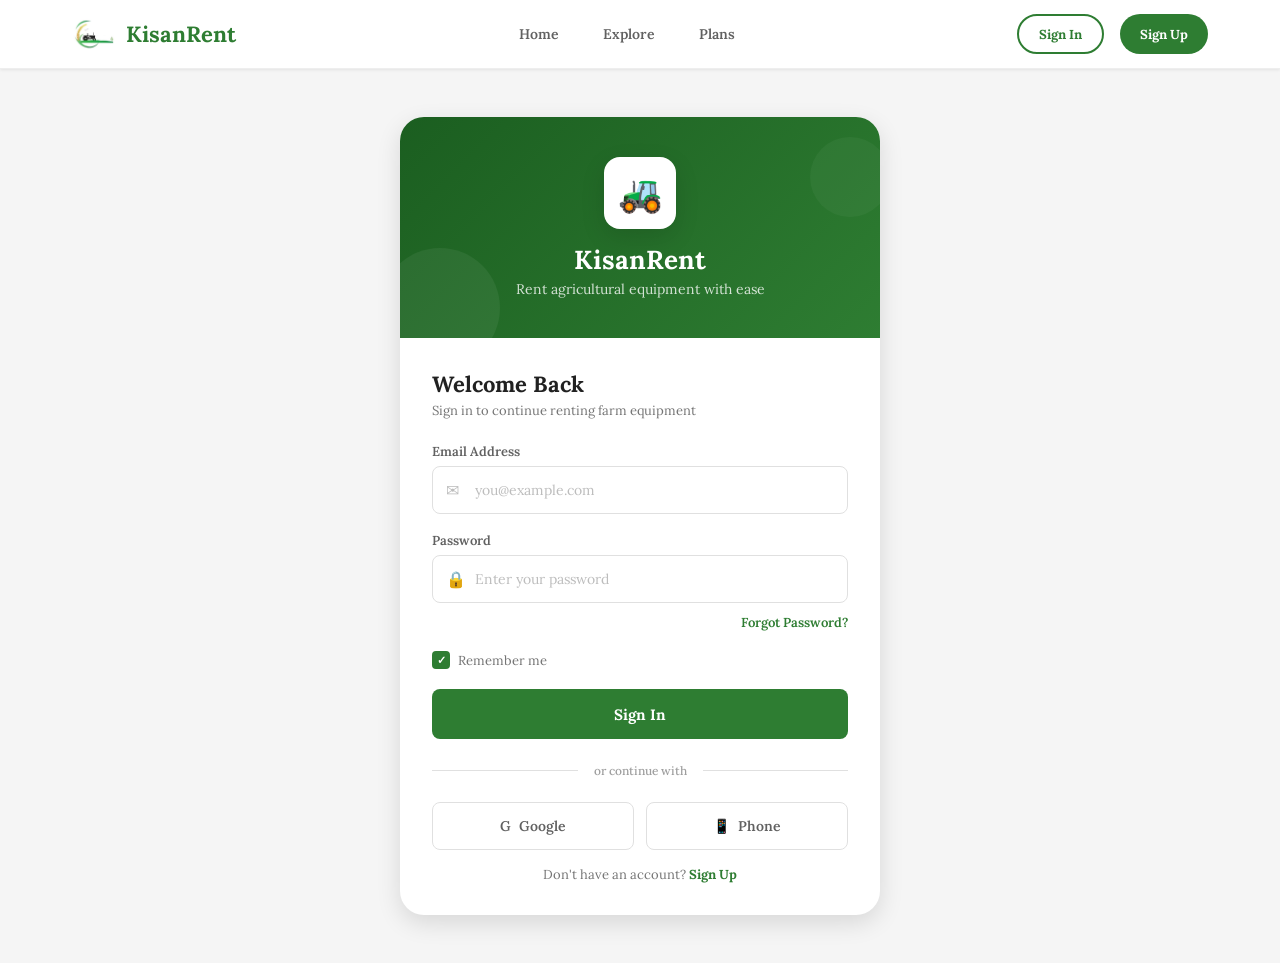
<file: index.html>
﻿<!DOCTYPE html>
<html lang="en">

<head>
    <meta charset="UTF-8">
    <meta name="viewport" content="width=device-width, initial-scale=1.0">
    <title>KisanRent – Login</title>
    <link rel="preconnect" href="https://fonts.googleapis.com">
    <link rel="preconnect" href="https://fonts.gstatic.com" crossorigin>
    <link href="https://fonts.googleapis.com/css2?family=Lora:ital,wght@0,400;0,500;0,600;0,700;1,400&display=swap"
        rel="stylesheet">
    <link rel="stylesheet" href="styles.css">
</head>

<body>

    <!-- Navbar -->
    <nav class="navbar">
        <div class="navbar-inner">
            <a href="home.html" class="navbar-brand">
                <img src="blablabla.jfif" alt="KisanRent Logo" class="brand-logo"> KisanRent
            </a>
            <div class="navbar-links">
                <a href="home.html" class="nav-link">Home</a>
                <a href="explore.html" class="nav-link">Explore</a>
                <a href="subscription.html" class="nav-link">Plans</a>
            </div>
            <div class="navbar-right">
                <a href="index.html" class="nav-btn-login">Sign In</a>
                <a href="signup.html" class="nav-btn-list">Sign Up</a>
            </div>
        </div>
    </nav>

    <!-- Auth Page -->
    <div class="auth-page">
        <div class="auth-card">
            <div class="auth-hero">
                <div class="auth-logo">🚜</div>
                <h1>KisanRent</h1>
                <p>Rent agricultural equipment with ease</p>
            </div>
            <div class="auth-form">
                <h2>Welcome Back</h2>
                <p class="subtitle">Sign in to continue renting farm equipment</p>

                <div class="form-group">
                    <label class="form-label">Email Address</label>
                    <div class="form-input-icon">
                        <span class="icon">✉</span>
                        <input class="form-input" type="email" placeholder="you@example.com">
                    </div>
                </div>

                <div class="form-group">
                    <label class="form-label">Password</label>
                    <div class="form-input-icon">
                        <span class="icon">🔒</span>
                        <input class="form-input" type="password" placeholder="Enter your password">
                    </div>
                </div>

                <div class="forgot-link">
                    <a href="#">Forgot Password?</a>
                </div>

                <div class="checkbox-row">
                    <span class="checkbox checked"></span>
                    <span class="checkbox-label">Remember me</span>
                </div>

                <a href="home.html" class="btn btn-primary">Sign In</a>

                <div class="auth-divider"><span>or continue with</span></div>

                <div class="social-btns">
                    <a class="social-btn" href="home.html"><span>G</span> Google</a>
                    <a class="social-btn" href="home.html"><span>📱</span> Phone</a>
                </div>

                <div class="auth-footer">
                    Don't have an account? <a href="signup.html">Sign Up</a>
                </div>
            </div>
        </div>
    </div>

</body>

</html>
</file>
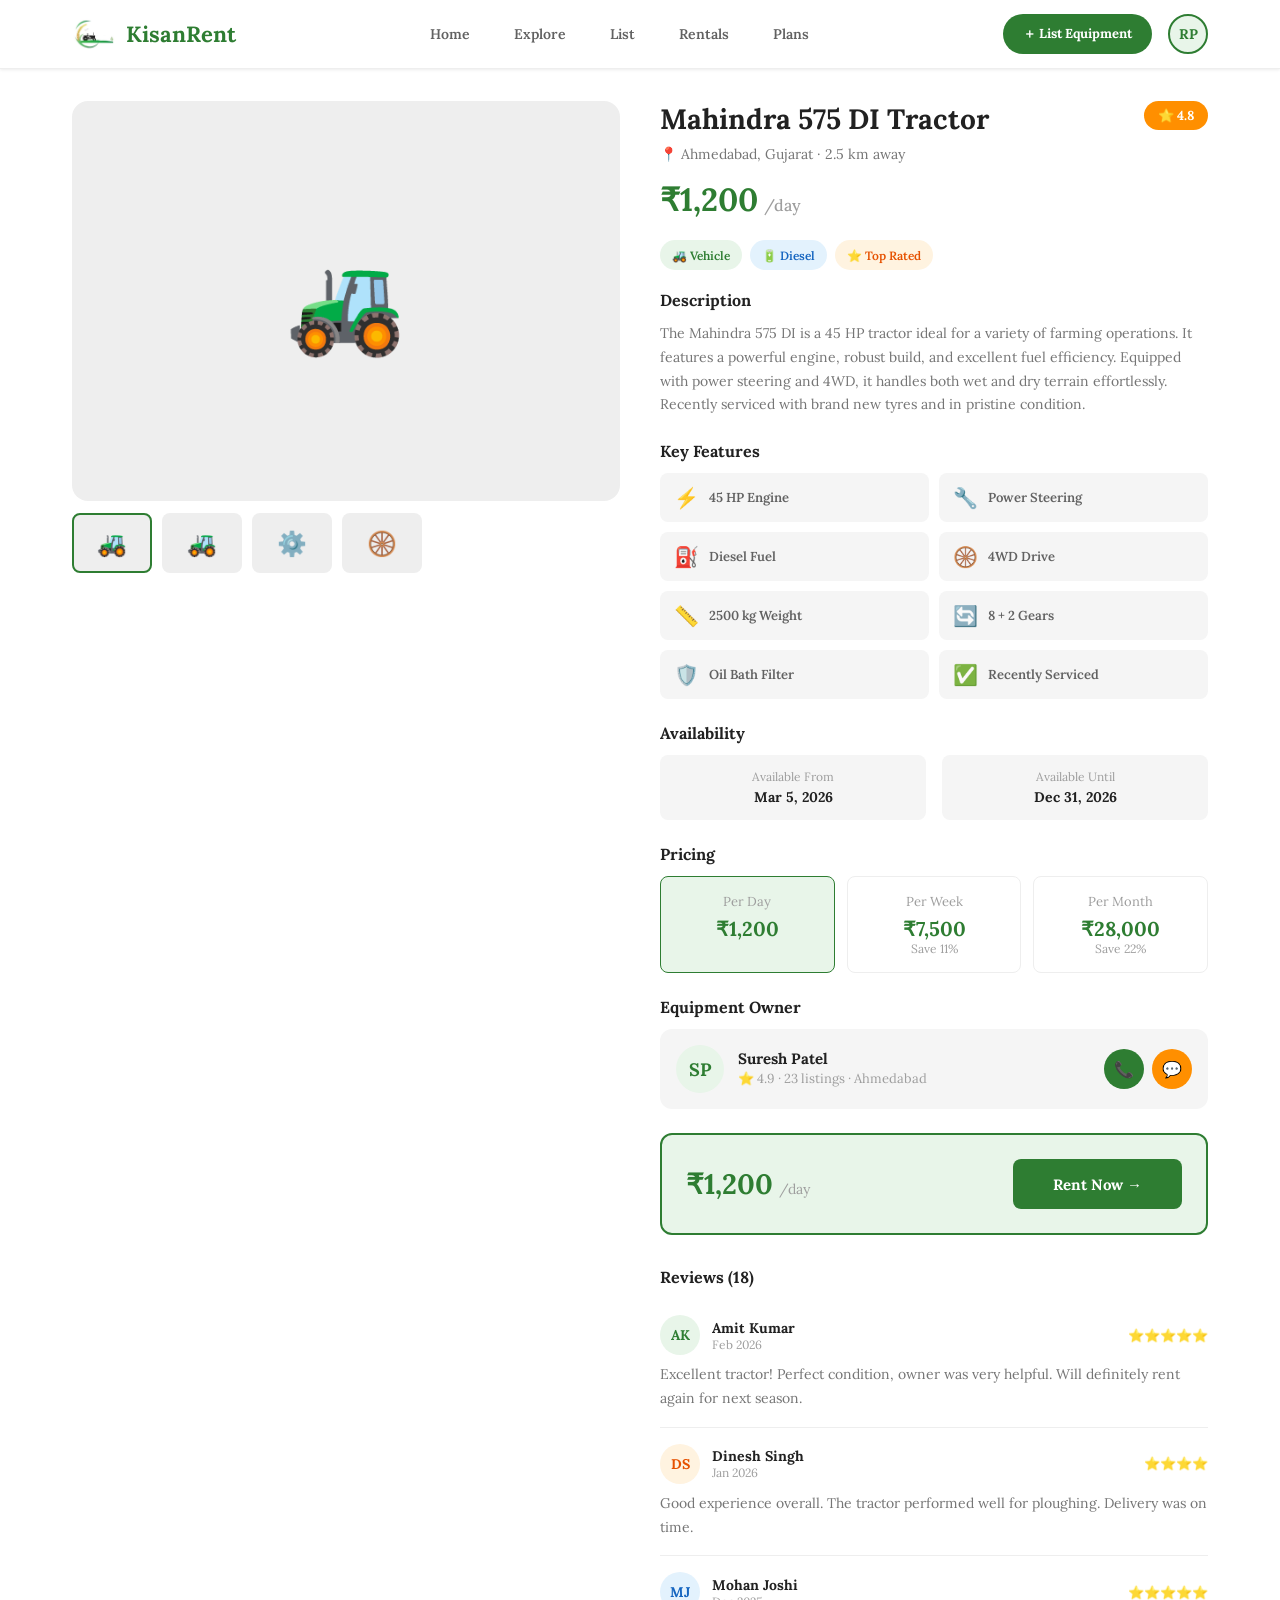
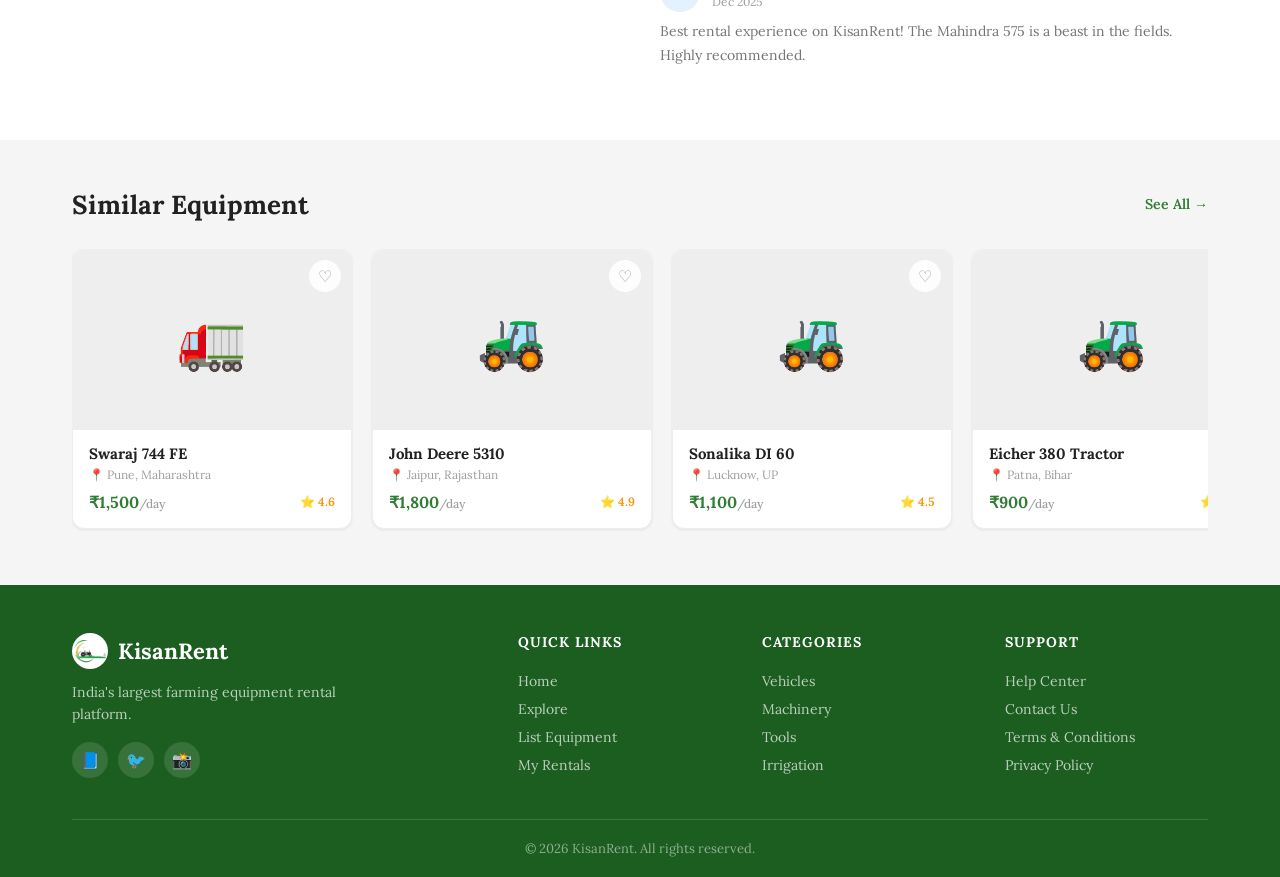
<file: item-details.html>
﻿<!DOCTYPE html>
<html lang="en">

<head>
    <meta charset="UTF-8">
    <meta name="viewport" content="width=device-width, initial-scale=1.0">
    <title>KisanRent – Mahindra 575 DI Tractor</title>
    <link rel="preconnect" href="https://fonts.googleapis.com">
    <link rel="preconnect" href="https://fonts.gstatic.com" crossorigin>
    <link href="https://fonts.googleapis.com/css2?family=Lora:ital,wght@0,400;0,500;0,600;0,700;1,400&display=swap"
        rel="stylesheet">
    <link rel="stylesheet" href="styles.css">
</head>

<body>

    <!-- Navbar -->
    <nav class="navbar">
        <div class="navbar-inner">
            <a href="home.html" class="navbar-brand">
                <img src="blablabla.jfif" alt="KisanRent Logo" class="brand-logo"> KisanRent
            </a>
            <div class="navbar-links">
                <a href="home.html" class="nav-link">Home</a>
                <a href="explore.html" class="nav-link">Explore</a>
                <a href="list-item.html" class="nav-link">List</a>
                <a href="my-rentals.html" class="nav-link">Rentals</a>
                <a href="subscription.html" class="nav-link">Plans</a>
            </div>
            <div class="navbar-right">
                <a href="list-item.html" class="nav-btn-list">＋ List Equipment</a>
                <a href="profile.html" class="nav-avatar">RP</a>
            </div>
        </div>
    </nav>

    <!-- Item Detail Content -->
    <div class="page-wrapper" style="background: var(--white);">
        <div class="container">
            <div class="detail-layout">

                <!-- Left: Gallery -->
                <div class="detail-gallery">
                    <div class="detail-image">🚜</div>
                    <div class="detail-thumbs">
                        <div class="detail-thumb active">🚜</div>
                        <div class="detail-thumb">🚜</div>
                        <div class="detail-thumb">⚙️</div>
                        <div class="detail-thumb">🛞</div>
                    </div>
                </div>

                <!-- Right: Info -->
                <div class="detail-info">
                    <div class="detail-title-row">
                        <h1>Mahindra 575 DI Tractor</h1>
                        <span class="detail-rating">⭐ 4.8</span>
                    </div>

                    <div class="detail-location">📍 Ahmedabad, Gujarat · 2.5 km away</div>

                    <div class="detail-price-row">
                        <span class="detail-price">₹1,200</span>
                        <span class="detail-price-unit">/day</span>
                    </div>

                    <div class="detail-tags">
                        <span class="tag tag-green">🚜 Vehicle</span>
                        <span class="tag tag-blue">🔋 Diesel</span>
                        <span class="tag tag-orange">⭐ Top Rated</span>
                    </div>

                    <!-- Description -->
                    <div class="detail-section">
                        <h3>Description</h3>
                        <p>The Mahindra 575 DI is a 45 HP tractor ideal for a variety of farming operations. It features
                            a powerful engine, robust build, and excellent fuel efficiency. Equipped with power steering
                            and 4WD, it handles both wet and dry terrain effortlessly. Recently serviced with brand new
                            tyres and in pristine condition.</p>
                    </div>

                    <!-- Features -->
                    <div class="detail-section">
                        <h3>Key Features</h3>
                        <div class="features-grid">
                            <div class="feature-item">
                                <span class="feature-icon">⚡</span>
                                <span>45 HP Engine</span>
                            </div>
                            <div class="feature-item">
                                <span class="feature-icon">🔧</span>
                                <span>Power Steering</span>
                            </div>
                            <div class="feature-item">
                                <span class="feature-icon">⛽</span>
                                <span>Diesel Fuel</span>
                            </div>
                            <div class="feature-item">
                                <span class="feature-icon">🛞</span>
                                <span>4WD Drive</span>
                            </div>
                            <div class="feature-item">
                                <span class="feature-icon">📏</span>
                                <span>2500 kg Weight</span>
                            </div>
                            <div class="feature-item">
                                <span class="feature-icon">🔄</span>
                                <span>8 + 2 Gears</span>
                            </div>
                            <div class="feature-item">
                                <span class="feature-icon">🛡️</span>
                                <span>Oil Bath Filter</span>
                            </div>
                            <div class="feature-item">
                                <span class="feature-icon">✅</span>
                                <span>Recently Serviced</span>
                            </div>
                        </div>
                    </div>

                    <!-- Availability -->
                    <div class="detail-section">
                        <h3>Availability</h3>
                        <div class="availability-row">
                            <div class="avail-item">
                                <div class="avail-label">Available From</div>
                                <div class="avail-date">Mar 5, 2026</div>
                            </div>
                            <div class="avail-item">
                                <div class="avail-label">Available Until</div>
                                <div class="avail-date">Dec 31, 2026</div>
                            </div>
                        </div>
                    </div>

                    <!-- Pricing Tiers -->
                    <div class="detail-section">
                        <h3>Pricing</h3>
                        <div class="pricing-tiers">
                            <div class="tier popular">
                                <div class="tier-period">Per Day</div>
                                <div class="tier-price">₹1,200</div>
                            </div>
                            <div class="tier">
                                <div class="tier-period">Per Week</div>
                                <div class="tier-price">₹7,500</div>
                                <div class="tier-unit">Save 11%</div>
                            </div>
                            <div class="tier">
                                <div class="tier-period">Per Month</div>
                                <div class="tier-price">₹28,000</div>
                                <div class="tier-unit">Save 22%</div>
                            </div>
                        </div>
                    </div>

                    <!-- Owner -->
                    <div class="detail-section">
                        <h3>Equipment Owner</h3>
                        <div class="owner-card">
                            <div class="owner-avatar">SP</div>
                            <div class="owner-info">
                                <h4>Suresh Patel</h4>
                                <p>⭐ 4.9 · 23 listings · Ahmedabad</p>
                            </div>
                            <div class="contact-btns">
                                <span class="contact-btn">📞</span>
                                <span class="contact-btn" style="background:var(--accent);">💬</span>
                            </div>
                        </div>
                    </div>

                    <!-- Rent CTA -->
                    <div class="detail-rent-box">
                        <div class="rent-box-price">
                            <span class="price-val">₹1,200</span>
                            <span class="price-unit">/day</span>
                        </div>
                        <a href="checkout.html" class="btn btn-primary">Rent Now →</a>
                    </div>

                    <!-- Reviews -->
                    <div class="detail-section" style="margin-top: 32px;">
                        <h3>Reviews (18)</h3>

                        <div class="review-card">
                            <div class="review-header">
                                <div class="review-avatar">AK</div>
                                <div>
                                    <div class="review-name">Amit Kumar</div>
                                    <div class="review-date">Feb 2026</div>
                                </div>
                                <div class="review-stars">⭐⭐⭐⭐⭐</div>
                            </div>
                            <p class="review-text">Excellent tractor! Perfect condition, owner was very helpful. Will
                                definitely rent again for next season.</p>
                        </div>

                        <div class="review-card">
                            <div class="review-header">
                                <div class="review-avatar" style="background:#FFF3E0; color:#E65100;">DS</div>
                                <div>
                                    <div class="review-name">Dinesh Singh</div>
                                    <div class="review-date">Jan 2026</div>
                                </div>
                                <div class="review-stars">⭐⭐⭐⭐</div>
                            </div>
                            <p class="review-text">Good experience overall. The tractor performed well for ploughing.
                                Delivery was on time.</p>
                        </div>

                        <div class="review-card">
                            <div class="review-header">
                                <div class="review-avatar" style="background:#E3F2FD; color:#1565C0;">MJ</div>
                                <div>
                                    <div class="review-name">Mohan Joshi</div>
                                    <div class="review-date">Dec 2025</div>
                                </div>
                                <div class="review-stars">⭐⭐⭐⭐⭐</div>
                            </div>
                            <p class="review-text">Best rental experience on KisanRent! The Mahindra 575 is a beast in
                                the fields. Highly recommended.</p>
                        </div>
                    </div>
                </div>
            </div>
        </div>

        <!-- Similar Items -->
        <section class="section section-alt">
            <div class="container">
                <div class="section-header">
                    <h2>Similar Equipment</h2>
                    <a href="explore.html">See All →</a>
                </div>
                <div class="items-scroll">
                    <a href="item-details.html" class="item-card">
                        <div class="item-card-img">🚛<span class="item-wishlist">♡</span></div>
                        <div class="item-card-body">
                            <h4>Swaraj 744 FE</h4>
                            <div class="item-location">📍 Pune, Maharashtra</div>
                            <div class="item-card-footer">
                                <div class="item-price">₹1,500<span>/day</span></div>
                                <div class="item-rating">⭐ 4.6</div>
                            </div>
                        </div>
                    </a>
                    <a href="item-details.html" class="item-card">
                        <div class="item-card-img">🚜<span class="item-wishlist">♡</span></div>
                        <div class="item-card-body">
                            <h4>John Deere 5310</h4>
                            <div class="item-location">📍 Jaipur, Rajasthan</div>
                            <div class="item-card-footer">
                                <div class="item-price">₹1,800<span>/day</span></div>
                                <div class="item-rating">⭐ 4.9</div>
                            </div>
                        </div>
                    </a>
                    <a href="item-details.html" class="item-card">
                        <div class="item-card-img">🚜<span class="item-wishlist">♡</span></div>
                        <div class="item-card-body">
                            <h4>Sonalika DI 60</h4>
                            <div class="item-location">📍 Lucknow, UP</div>
                            <div class="item-card-footer">
                                <div class="item-price">₹1,100<span>/day</span></div>
                                <div class="item-rating">⭐ 4.5</div>
                            </div>
                        </div>
                    </a>
                    <a href="item-details.html" class="item-card">
                        <div class="item-card-img">🚜<span class="item-wishlist">♡</span></div>
                        <div class="item-card-body">
                            <h4>Eicher 380 Tractor</h4>
                            <div class="item-location">📍 Patna, Bihar</div>
                            <div class="item-card-footer">
                                <div class="item-price">₹900<span>/day</span></div>
                                <div class="item-rating">⭐ 4.3</div>
                            </div>
                        </div>
                    </a>
                </div>
            </div>
        </section>
    </div>

    <!-- Footer -->
    <footer class="site-footer">
        <div class="footer-inner">
            <div class="footer-grid">
                <div>
                    <div class="footer-brand"><img src="blablabla.jfif" alt="KisanRent Logo" class="brand-logo">
                        KisanRent</div>
                    <p class="footer-desc">India's largest farming equipment rental platform.</p>
                    <div class="footer-social">
                        <a href="#" class="footer-social-link">📘</a>
                        <a href="#" class="footer-social-link">🐦</a>
                        <a href="#" class="footer-social-link">📸</a>
                    </div>
                </div>
                <div class="footer-col">
                    <h4>Quick Links</h4>
                    <a href="home.html" class="footer-link">Home</a>
                    <a href="explore.html" class="footer-link">Explore</a>
                    <a href="list-item.html" class="footer-link">List Equipment</a>
                    <a href="my-rentals.html" class="footer-link">My Rentals</a>
                </div>
                <div class="footer-col">
                    <h4>Categories</h4>
                    <a href="explore.html" class="footer-link">Vehicles</a>
                    <a href="explore.html" class="footer-link">Machinery</a>
                    <a href="explore.html" class="footer-link">Tools</a>
                    <a href="explore.html" class="footer-link">Irrigation</a>
                </div>
                <div class="footer-col">
                    <h4>Support</h4>
                    <a href="#" class="footer-link">Help Center</a>
                    <a href="#" class="footer-link">Contact Us</a>
                    <a href="#" class="footer-link">Terms &amp; Conditions</a>
                    <a href="#" class="footer-link">Privacy Policy</a>
                </div>
            </div>
            <div class="footer-bottom">&copy; 2026 KisanRent. All rights reserved.</div>
        </div>
    </footer>

</body>

</html>
</file>
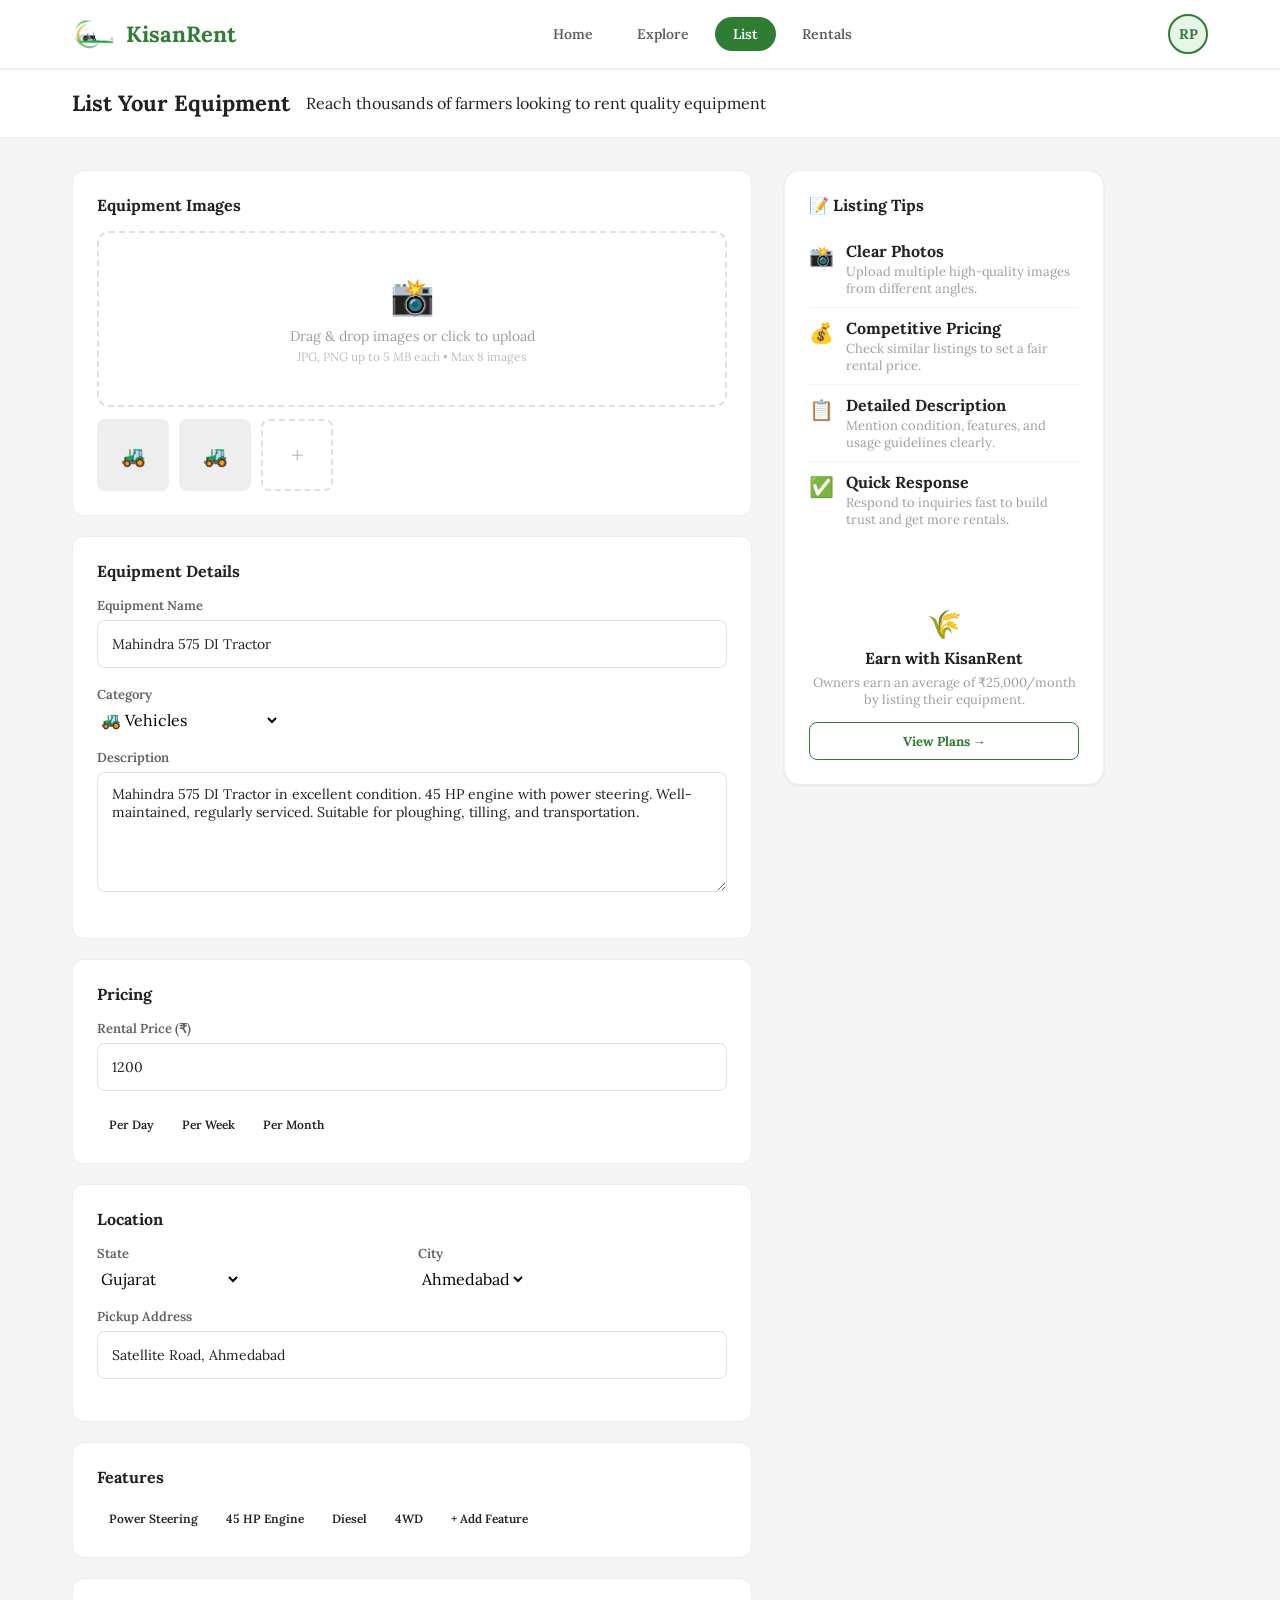
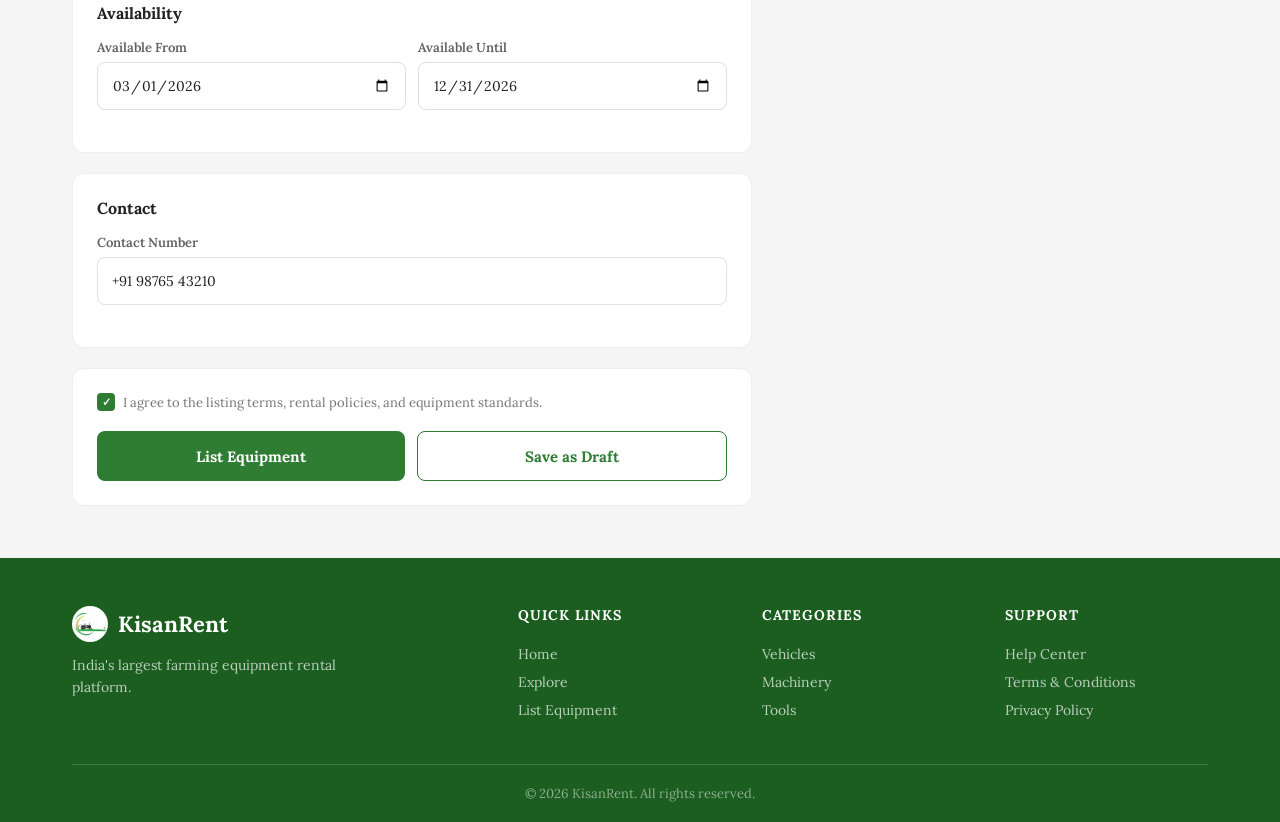
<file: list-item.html>
﻿<!DOCTYPE html>
<html lang="en">

<head>
    <meta charset="UTF-8">
    <meta name="viewport" content="width=device-width, initial-scale=1.0">
    <title>KisanRent – List Equipment</title>
    <link rel="preconnect" href="https://fonts.googleapis.com">
    <link rel="preconnect" href="https://fonts.gstatic.com" crossorigin>
    <link href="https://fonts.googleapis.com/css2?family=Lora:ital,wght@0,400;0,500;0,600;0,700;1,400&display=swap"
        rel="stylesheet">
    <link rel="stylesheet" href="styles.css">
</head>

<body>

    <!-- Navbar -->
    <nav class="navbar">
        <div class="navbar-inner">
            <a href="home.html" class="navbar-brand">
                <img src="blablabla.jfif" alt="KisanRent Logo" class="brand-logo"> KisanRent
            </a>
            <div class="navbar-links">
                <a href="home.html" class="nav-link">Home</a>
                <a href="explore.html" class="nav-link">Explore</a>
                <a href="list-item.html" class="nav-link active">List</a>
                <a href="my-rentals.html" class="nav-link">Rentals</a>
            </div>
            <div class="navbar-right">
                <a href="profile.html" class="nav-avatar">RP</a>
            </div>
        </div>
    </nav>

    <!-- Page Header -->
    <div class="page-header">
        <div class="page-header-inner">
            <h1>List Your Equipment</h1>
            <p>Reach thousands of farmers looking to rent quality equipment</p>
        </div>
    </div>

    <!-- List Form Content -->
    <div class="page-wrapper" style="background: var(--gray-100);">
        <div class="container">
            <div class="list-form-page">

                <!-- Left: Form -->
                <div class="list-form">

                    <!-- Upload Images -->
                    <div class="checkout-section">
                        <h3>Equipment Images</h3>
                        <div class="upload-box">
                            <div class="upload-placeholder">
                                <span style="font-size:36px;">📸</span>
                                <p>Drag & drop images or click to upload</p>
                                <span style="font-size:12px; color:var(--gray-400);">JPG, PNG up to 5 MB each • Max 8
                                    images</span>
                            </div>
                        </div>
                        <div class="thumb-gallery" style="margin-top:12px; display:flex; gap:10px;">
                            <div class="upload-thumb">
                                <span style="font-size:20px;">🚜</span>
                            </div>
                            <div class="upload-thumb">
                                <span style="font-size:20px;">🚜</span>
                            </div>
                            <div class="upload-thumb add">
                                <span style="font-size:24px; color:var(--gray-400);">+</span>
                            </div>
                        </div>
                    </div>

                    <!-- Equipment Details -->
                    <div class="checkout-section">
                        <h3>Equipment Details</h3>
                        <div class="form-group">
                            <label class="form-label">Equipment Name</label>
                            <input class="form-input" type="text" placeholder="e.g., Mahindra 575 DI Tractor"
                                value="Mahindra 575 DI Tractor">
                        </div>
                        <div class="form-group">
                            <label class="form-label">Category</label>
                            <select class="form-select">
                                <option value="vehicles" selected>🚜 Vehicles</option>
                                <option value="machinery">⚙️ Machinery</option>
                                <option value="tools">🔧 Tools</option>
                                <option value="irrigation">💧 Irrigation</option>
                                <option value="seeds">🌱 Seeds & Fertilizers</option>
                            </select>
                        </div>
                        <div class="form-group">
                            <label class="form-label">Description</label>
                            <textarea class="textarea"
                                placeholder="Describe your equipment — condition, features, usage guidelines">Mahindra 575 DI Tractor in excellent condition. 45 HP engine with power steering. Well-maintained, regularly serviced. Suitable for ploughing, tilling, and transportation.</textarea>
                        </div>
                    </div>

                    <!-- Pricing -->
                    <div class="checkout-section">
                        <h3>Pricing</h3>
                        <div class="form-group">
                            <label class="form-label">Rental Price (₹)</label>
                            <input class="form-input" type="number" placeholder="e.g., 1200" value="1200">
                        </div>
                        <div class="tags-row" style="margin-top:8px;">
                            <span class="tag active">Per Day</span>
                            <span class="tag">Per Week</span>
                            <span class="tag">Per Month</span>
                        </div>
                    </div>

                    <!-- Location -->
                    <div class="checkout-section">
                        <h3>Location</h3>
                        <div class="date-picker-row">
                            <div class="form-group">
                                <label class="form-label">State</label>
                                <select class="form-select">
                                    <option value="gujarat" selected>Gujarat</option>
                                    <option value="maharashtra">Maharashtra</option>
                                    <option value="rajasthan">Rajasthan</option>
                                    <option value="madhya-pradesh">Madhya Pradesh</option>
                                    <option value="punjab">Punjab</option>
                                </select>
                            </div>
                            <div class="form-group">
                                <label class="form-label">City</label>
                                <select class="form-select">
                                    <option value="ahmedabad" selected>Ahmedabad</option>
                                    <option value="surat">Surat</option>
                                    <option value="vadodara">Vadodara</option>
                                    <option value="rajkot">Rajkot</option>
                                </select>
                            </div>
                        </div>
                        <div class="form-group">
                            <label class="form-label">Pickup Address</label>
                            <input class="form-input" type="text" placeholder="Address where renter can pick up"
                                value="Satellite Road, Ahmedabad">
                        </div>
                    </div>

                    <!-- Features -->
                    <div class="checkout-section">
                        <h3>Features</h3>
                        <div class="tags-row">
                            <span class="tag active">Power Steering</span>
                            <span class="tag active">45 HP Engine</span>
                            <span class="tag active">Diesel</span>
                            <span class="tag active">4WD</span>
                            <span class="tag dashed">+ Add Feature</span>
                        </div>
                    </div>

                    <!-- Availability -->
                    <div class="checkout-section">
                        <h3>Availability</h3>
                        <div class="date-picker-row">
                            <div class="form-group">
                                <label class="form-label">Available From</label>
                                <input class="form-input" type="date" value="2026-03-01">
                            </div>
                            <div class="form-group">
                                <label class="form-label">Available Until</label>
                                <input class="form-input" type="date" value="2026-12-31">
                            </div>
                        </div>
                    </div>

                    <!-- Contact -->
                    <div class="checkout-section">
                        <h3>Contact</h3>
                        <div class="form-group">
                            <label class="form-label">Contact Number</label>
                            <input class="form-input" type="tel" placeholder="+91 XXXXX XXXXX" value="+91 98765 43210">
                        </div>
                    </div>

                    <!-- Terms & Submit -->
                    <div class="checkout-section">
                        <div class="checkbox-row" style="margin-bottom:20px;">
                            <span class="checkbox checked"></span>
                            <span class="checkbox-label">I agree to the listing terms, rental policies, and equipment
                                standards.</span>
                        </div>
                        <div style="display:flex; gap:12px;">
                            <a href="home.html" class="btn btn-primary" style="flex:1;">List Equipment</a>
                            <a href="#" class="btn btn-outline" style="flex:1;">Save as Draft</a>
                        </div>
                    </div>
                </div>

                <!-- Right: Tips Sidebar -->
                <div class="list-sidebar">
                    <div class="checkout-sticky">
                        <div class="sidebar-summary" style="text-align:left;">
                            <h3>📝 Listing Tips</h3>
                            <div class="tip-item">
                                <span class="tip-icon">📸</span>
                                <div>
                                    <strong>Clear Photos</strong>
                                    <p style="font-size:13px; color:var(--gray-500); margin-top:2px;">Upload multiple
                                        high-quality images from different angles.</p>
                                </div>
                            </div>
                            <div class="tip-item">
                                <span class="tip-icon">💰</span>
                                <div>
                                    <strong>Competitive Pricing</strong>
                                    <p style="font-size:13px; color:var(--gray-500); margin-top:2px;">Check similar
                                        listings to set a fair rental price.</p>
                                </div>
                            </div>
                            <div class="tip-item">
                                <span class="tip-icon">📋</span>
                                <div>
                                    <strong>Detailed Description</strong>
                                    <p style="font-size:13px; color:var(--gray-500); margin-top:2px;">Mention condition,
                                        features, and usage guidelines clearly.</p>
                                </div>
                            </div>
                            <div class="tip-item">
                                <span class="tip-icon">✅</span>
                                <div>
                                    <strong>Quick Response</strong>
                                    <p style="font-size:13px; color:var(--gray-500); margin-top:2px;">Respond to
                                        inquiries fast to build trust and get more rentals.</p>
                                </div>
                            </div>
                        </div>

                        <div class="sidebar-summary" style="text-align:center; margin-top:20px;">
                            <span style="font-size:28px;">🌾</span>
                            <h4 style="margin-top:6px;">Earn with KisanRent</h4>
                            <p style="font-size:13px; color:var(--gray-500); margin-top:6px;">Owners earn an average of
                                ₹25,000/month by listing their equipment.</p>
                            <a href="subscription.html" class="btn btn-outline btn-sm" style="margin-top:14px;">View
                                Plans →</a>
                        </div>
                    </div>
                </div>

            </div>
        </div>
    </div>

    <!-- Footer -->
    <footer class="site-footer">
        <div class="footer-inner">
            <div class="footer-grid">
                <div>
                    <div class="footer-brand"><img src="blablabla.jfif" alt="KisanRent Logo" class="brand-logo">
                        KisanRent</div>
                    <p class="footer-desc">India's largest farming equipment rental platform.</p>
                </div>
                <div class="footer-col">
                    <h4>Quick Links</h4>
                    <a href="home.html" class="footer-link">Home</a>
                    <a href="explore.html" class="footer-link">Explore</a>
                    <a href="list-item.html" class="footer-link">List Equipment</a>
                </div>
                <div class="footer-col">
                    <h4>Categories</h4>
                    <a href="explore.html" class="footer-link">Vehicles</a>
                    <a href="explore.html" class="footer-link">Machinery</a>
                    <a href="explore.html" class="footer-link">Tools</a>
                </div>
                <div class="footer-col">
                    <h4>Support</h4>
                    <a href="#" class="footer-link">Help Center</a>
                    <a href="#" class="footer-link">Terms &amp; Conditions</a>
                    <a href="#" class="footer-link">Privacy Policy</a>
                </div>
            </div>
            <div class="footer-bottom">&copy; 2026 KisanRent. All rights reserved.</div>
        </div>
    </footer>

</body>

</html>
</file>
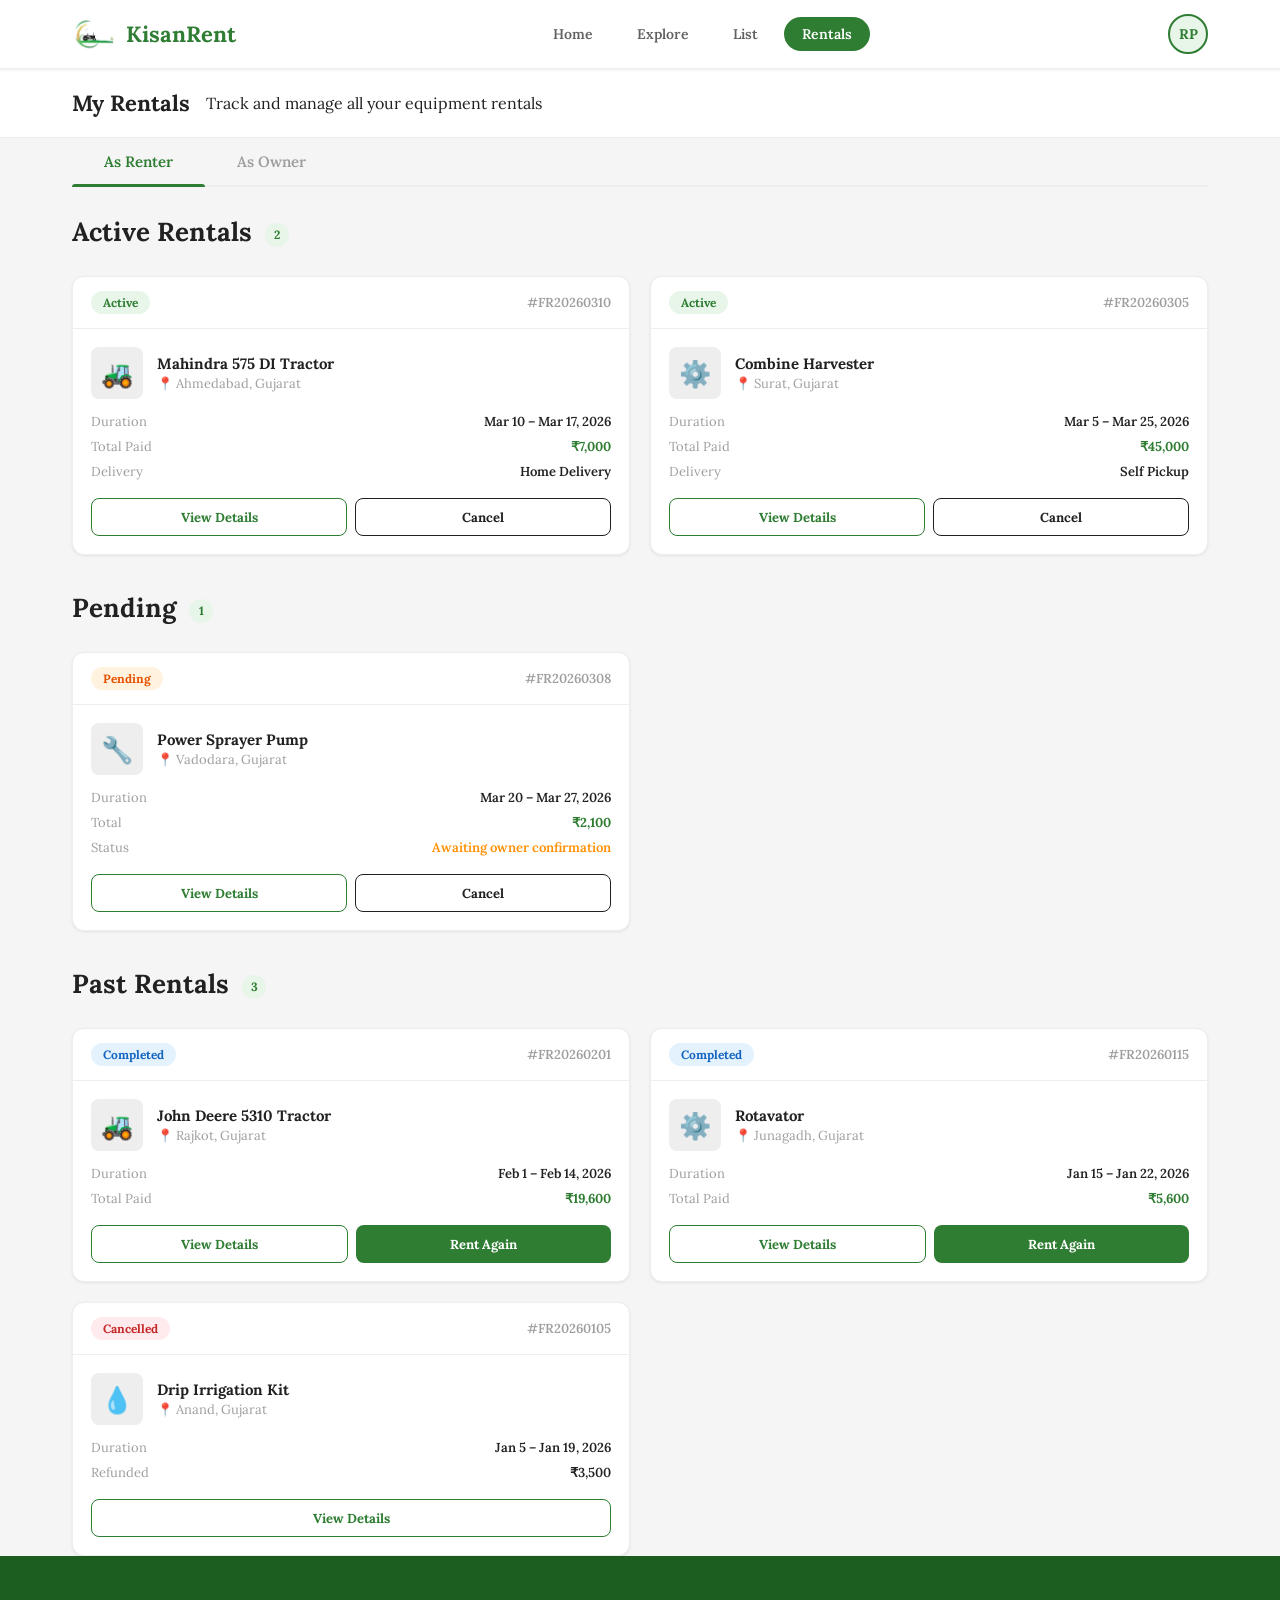
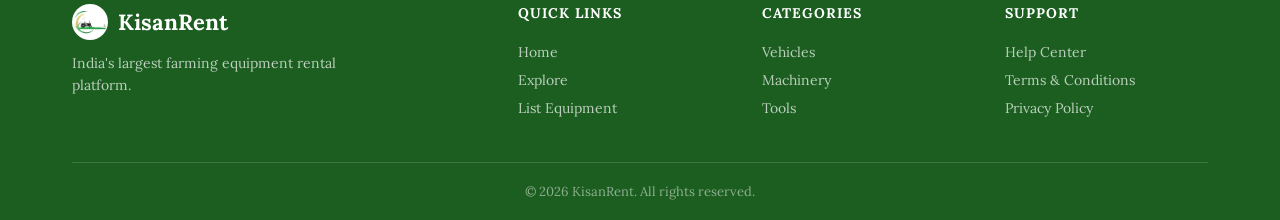
<file: my-rentals.html>
﻿<!DOCTYPE html>
<html lang="en">

<head>
    <meta charset="UTF-8">
    <meta name="viewport" content="width=device-width, initial-scale=1.0">
    <title>KisanRent – My Rentals</title>
    <link rel="preconnect" href="https://fonts.googleapis.com">
    <link rel="preconnect" href="https://fonts.gstatic.com" crossorigin>
    <link href="https://fonts.googleapis.com/css2?family=Lora:ital,wght@0,400;0,500;0,600;0,700;1,400&display=swap"
        rel="stylesheet">
    <link rel="stylesheet" href="styles.css">
</head>

<body>

    <!-- Navbar -->
    <nav class="navbar">
        <div class="navbar-inner">
            <a href="home.html" class="navbar-brand">
                <img src="blablabla.jfif" alt="KisanRent Logo" class="brand-logo"> KisanRent
            </a>
            <div class="navbar-links">
                <a href="home.html" class="nav-link">Home</a>
                <a href="explore.html" class="nav-link">Explore</a>
                <a href="list-item.html" class="nav-link">List</a>
                <a href="my-rentals.html" class="nav-link active">Rentals</a>
            </div>
            <div class="navbar-right">
                <a href="profile.html" class="nav-avatar">RP</a>
            </div>
        </div>
    </nav>

    <!-- Page Header -->
    <div class="page-header">
        <div class="page-header-inner">
            <h1>My Rentals</h1>
            <p>Track and manage all your equipment rentals</p>
        </div>
    </div>

    <!-- Rentals Content -->
    <div class="page-wrapper" style="background: var(--gray-100);">
        <div class="container">

            <!-- Tabs -->
            <div class="rentals-tabs">
                <div class="tab active">As Renter</div>
                <div class="tab">As Owner</div>
            </div>

            <!-- Active Rentals -->
            <div class="section-header" style="margin-top:28px;">
                <h2>Active Rentals <span class="count-badge">2</span></h2>
            </div>
            <div class="rentals-grid">
                <!-- Card 1 -->
                <div class="rental-card">
                    <div class="rental-card-header">
                        <div class="rental-status active">Active</div>
                        <span class="rental-id">#FR20260310</span>
                    </div>
                    <div class="rental-card-body">
                        <div class="rental-item-row">
                            <div class="rental-icon">🚜</div>
                            <div>
                                <h4>Mahindra 575 DI Tractor</h4>
                                <p>📍 Ahmedabad, Gujarat</p>
                            </div>
                        </div>
                        <div class="rental-details">
                            <div class="detail-pair">
                                <span class="detail-label">Duration</span>
                                <span class="detail-value">Mar 10 – Mar 17, 2026</span>
                            </div>
                            <div class="detail-pair">
                                <span class="detail-label">Total Paid</span>
                                <span class="detail-value" style="color:var(--primary); font-weight:700;">₹7,000</span>
                            </div>
                            <div class="detail-pair">
                                <span class="detail-label">Delivery</span>
                                <span class="detail-value">Home Delivery</span>
                            </div>
                        </div>
                    </div>
                    <div class="rental-card-footer">
                        <a href="item-details.html" class="btn btn-outline btn-sm">View Details</a>
                        <a href="#" class="btn btn-outline btn-sm"
                            style="border-color:var(--error); color:var(--error);">Cancel</a>
                    </div>
                </div>

                <!-- Card 2 -->
                <div class="rental-card">
                    <div class="rental-card-header">
                        <div class="rental-status active">Active</div>
                        <span class="rental-id">#FR20260305</span>
                    </div>
                    <div class="rental-card-body">
                        <div class="rental-item-row">
                            <div class="rental-icon">⚙️</div>
                            <div>
                                <h4>Combine Harvester</h4>
                                <p>📍 Surat, Gujarat</p>
                            </div>
                        </div>
                        <div class="rental-details">
                            <div class="detail-pair">
                                <span class="detail-label">Duration</span>
                                <span class="detail-value">Mar 5 – Mar 25, 2026</span>
                            </div>
                            <div class="detail-pair">
                                <span class="detail-label">Total Paid</span>
                                <span class="detail-value" style="color:var(--primary); font-weight:700;">₹45,000</span>
                            </div>
                            <div class="detail-pair">
                                <span class="detail-label">Delivery</span>
                                <span class="detail-value">Self Pickup</span>
                            </div>
                        </div>
                    </div>
                    <div class="rental-card-footer">
                        <a href="item-details.html" class="btn btn-outline btn-sm">View Details</a>
                        <a href="#" class="btn btn-outline btn-sm"
                            style="border-color:var(--error); color:var(--error);">Cancel</a>
                    </div>
                </div>
            </div>

            <!-- Pending Rentals -->
            <div class="section-header" style="margin-top:36px;">
                <h2>Pending <span class="count-badge">1</span></h2>
            </div>
            <div class="rentals-grid">
                <div class="rental-card">
                    <div class="rental-card-header">
                        <div class="rental-status pending">Pending</div>
                        <span class="rental-id">#FR20260308</span>
                    </div>
                    <div class="rental-card-body">
                        <div class="rental-item-row">
                            <div class="rental-icon">🔧</div>
                            <div>
                                <h4>Power Sprayer Pump</h4>
                                <p>📍 Vadodara, Gujarat</p>
                            </div>
                        </div>
                        <div class="rental-details">
                            <div class="detail-pair">
                                <span class="detail-label">Duration</span>
                                <span class="detail-value">Mar 20 – Mar 27, 2026</span>
                            </div>
                            <div class="detail-pair">
                                <span class="detail-label">Total</span>
                                <span class="detail-value" style="color:var(--primary); font-weight:700;">₹2,100</span>
                            </div>
                            <div class="detail-pair">
                                <span class="detail-label">Status</span>
                                <span class="detail-value" style="color:var(--accent);">Awaiting owner
                                    confirmation</span>
                            </div>
                        </div>
                    </div>
                    <div class="rental-card-footer">
                        <a href="item-details.html" class="btn btn-outline btn-sm">View Details</a>
                        <a href="#" class="btn btn-outline btn-sm"
                            style="border-color:var(--error); color:var(--error);">Cancel</a>
                    </div>
                </div>
            </div>

            <!-- Past Rentals -->
            <div class="section-header" style="margin-top:36px;">
                <h2>Past Rentals <span class="count-badge">3</span></h2>
            </div>
            <div class="rentals-grid">
                <!-- Past 1 -->
                <div class="rental-card">
                    <div class="rental-card-header">
                        <div class="rental-status completed">Completed</div>
                        <span class="rental-id">#FR20260201</span>
                    </div>
                    <div class="rental-card-body">
                        <div class="rental-item-row">
                            <div class="rental-icon">🚜</div>
                            <div>
                                <h4>John Deere 5310 Tractor</h4>
                                <p>📍 Rajkot, Gujarat</p>
                            </div>
                        </div>
                        <div class="rental-details">
                            <div class="detail-pair">
                                <span class="detail-label">Duration</span>
                                <span class="detail-value">Feb 1 – Feb 14, 2026</span>
                            </div>
                            <div class="detail-pair">
                                <span class="detail-label">Total Paid</span>
                                <span class="detail-value" style="color:var(--primary); font-weight:700;">₹19,600</span>
                            </div>
                        </div>
                    </div>
                    <div class="rental-card-footer">
                        <a href="item-details.html" class="btn btn-outline btn-sm">View Details</a>
                        <a href="#" class="btn btn-primary btn-sm">Rent Again</a>
                    </div>
                </div>

                <!-- Past 2 -->
                <div class="rental-card">
                    <div class="rental-card-header">
                        <div class="rental-status completed">Completed</div>
                        <span class="rental-id">#FR20260115</span>
                    </div>
                    <div class="rental-card-body">
                        <div class="rental-item-row">
                            <div class="rental-icon">⚙️</div>
                            <div>
                                <h4>Rotavator</h4>
                                <p>📍 Junagadh, Gujarat</p>
                            </div>
                        </div>
                        <div class="rental-details">
                            <div class="detail-pair">
                                <span class="detail-label">Duration</span>
                                <span class="detail-value">Jan 15 – Jan 22, 2026</span>
                            </div>
                            <div class="detail-pair">
                                <span class="detail-label">Total Paid</span>
                                <span class="detail-value" style="color:var(--primary); font-weight:700;">₹5,600</span>
                            </div>
                        </div>
                    </div>
                    <div class="rental-card-footer">
                        <a href="item-details.html" class="btn btn-outline btn-sm">View Details</a>
                        <a href="#" class="btn btn-primary btn-sm">Rent Again</a>
                    </div>
                </div>

                <!-- Past 3 — Cancelled -->
                <div class="rental-card">
                    <div class="rental-card-header">
                        <div class="rental-status cancelled">Cancelled</div>
                        <span class="rental-id">#FR20260105</span>
                    </div>
                    <div class="rental-card-body">
                        <div class="rental-item-row">
                            <div class="rental-icon">💧</div>
                            <div>
                                <h4>Drip Irrigation Kit</h4>
                                <p>📍 Anand, Gujarat</p>
                            </div>
                        </div>
                        <div class="rental-details">
                            <div class="detail-pair">
                                <span class="detail-label">Duration</span>
                                <span class="detail-value">Jan 5 – Jan 19, 2026</span>
                            </div>
                            <div class="detail-pair">
                                <span class="detail-label">Refunded</span>
                                <span class="detail-value" style="color:var(--error);">₹3,500</span>
                            </div>
                        </div>
                    </div>
                    <div class="rental-card-footer">
                        <a href="item-details.html" class="btn btn-outline btn-sm">View Details</a>
                    </div>
                </div>
            </div>

        </div>
    </div>

    <!-- Footer -->
    <footer class="site-footer">
        <div class="footer-inner">
            <div class="footer-grid">
                <div>
                    <div class="footer-brand"><img src="blablabla.jfif" alt="KisanRent Logo" class="brand-logo">
                        KisanRent</div>
                    <p class="footer-desc">India's largest farming equipment rental platform.</p>
                </div>
                <div class="footer-col">
                    <h4>Quick Links</h4>
                    <a href="home.html" class="footer-link">Home</a>
                    <a href="explore.html" class="footer-link">Explore</a>
                    <a href="list-item.html" class="footer-link">List Equipment</a>
                </div>
                <div class="footer-col">
                    <h4>Categories</h4>
                    <a href="explore.html" class="footer-link">Vehicles</a>
                    <a href="explore.html" class="footer-link">Machinery</a>
                    <a href="explore.html" class="footer-link">Tools</a>
                </div>
                <div class="footer-col">
                    <h4>Support</h4>
                    <a href="#" class="footer-link">Help Center</a>
                    <a href="#" class="footer-link">Terms &amp; Conditions</a>
                    <a href="#" class="footer-link">Privacy Policy</a>
                </div>
            </div>
            <div class="footer-bottom">&copy; 2026 KisanRent. All rights reserved.</div>
        </div>
    </footer>

</body>

</html>
</file>
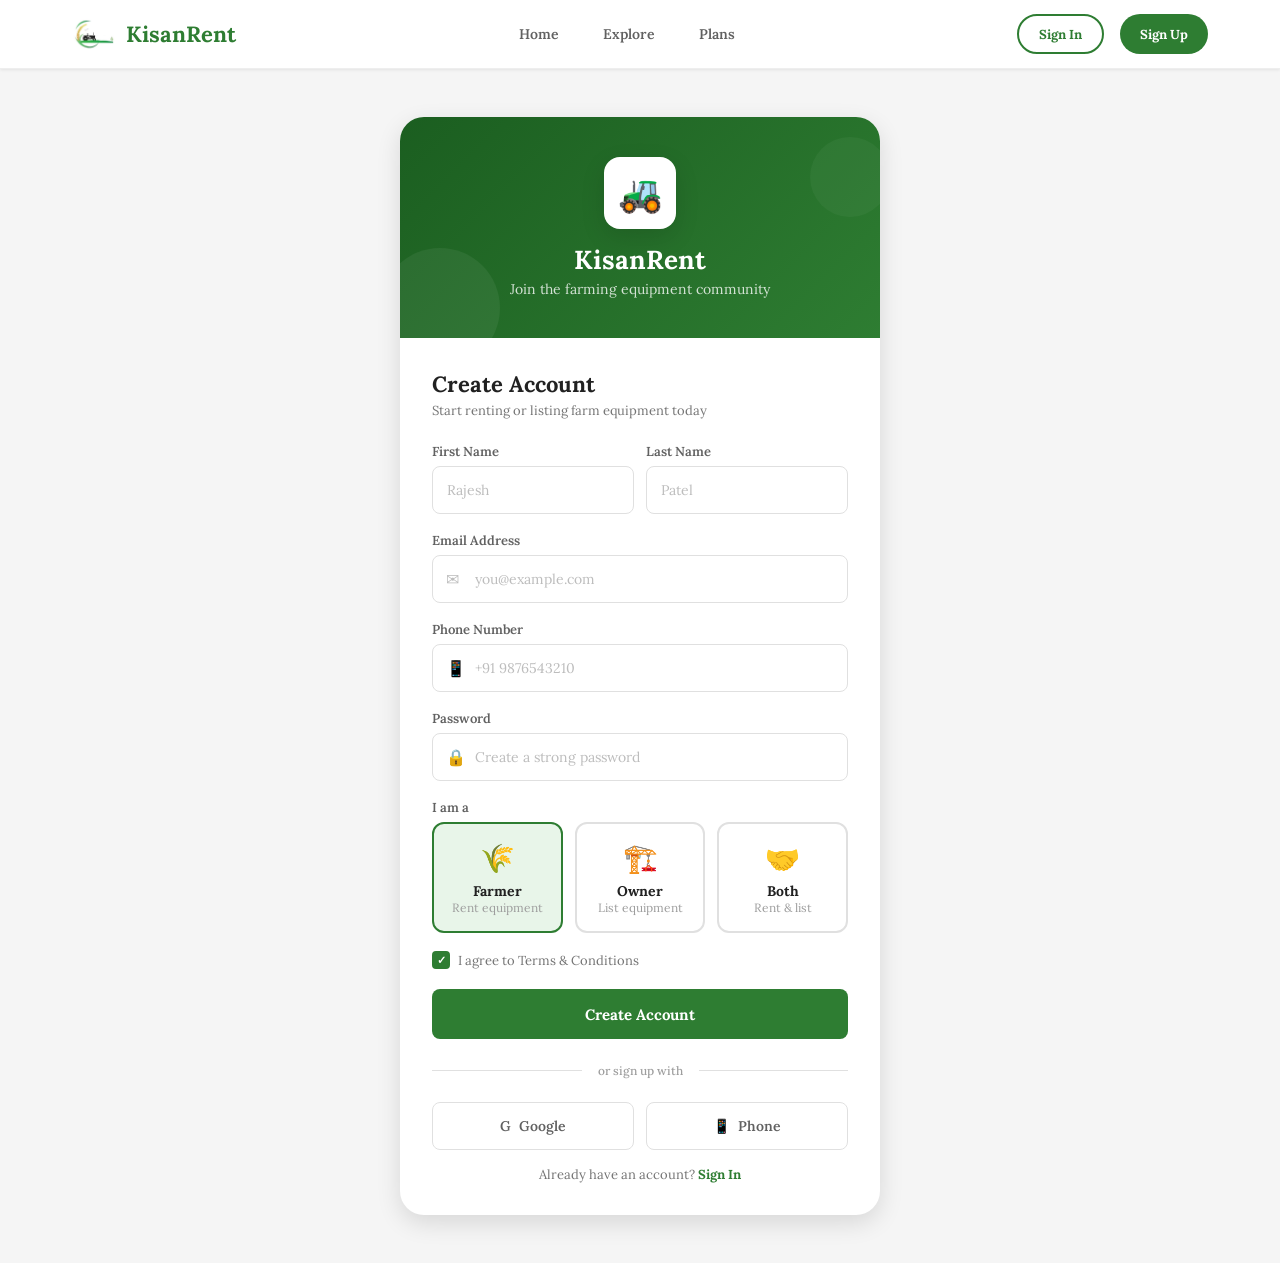
<file: signup.html>
﻿<!DOCTYPE html>
<html lang="en">

<head>
    <meta charset="UTF-8">
    <meta name="viewport" content="width=device-width, initial-scale=1.0">
    <title>KisanRent – Sign Up</title>
    <link rel="preconnect" href="https://fonts.googleapis.com">
    <link rel="preconnect" href="https://fonts.gstatic.com" crossorigin>
    <link href="https://fonts.googleapis.com/css2?family=Lora:ital,wght@0,400;0,500;0,600;0,700;1,400&display=swap"
        rel="stylesheet">
    <link rel="stylesheet" href="styles.css">
</head>

<body>

    <!-- Navbar -->
    <nav class="navbar">
        <div class="navbar-inner">
            <a href="home.html" class="navbar-brand">
                <img src="blablabla.jfif" alt="KisanRent Logo" class="brand-logo"> KisanRent
            </a>
            <div class="navbar-links">
                <a href="home.html" class="nav-link">Home</a>
                <a href="explore.html" class="nav-link">Explore</a>
                <a href="subscription.html" class="nav-link">Plans</a>
            </div>
            <div class="navbar-right">
                <a href="index.html" class="nav-btn-login">Sign In</a>
                <a href="signup.html" class="nav-btn-list">Sign Up</a>
            </div>
        </div>
    </nav>

    <!-- Auth Page -->
    <div class="auth-page">
        <div class="auth-card">
            <div class="auth-hero">
                <div class="auth-logo">🚜</div>
                <h1>KisanRent</h1>
                <p>Join the farming equipment community</p>
            </div>
            <div class="auth-form">
                <h2>Create Account</h2>
                <p class="subtitle">Start renting or listing farm equipment today</p>

                <div class="form-row">
                    <div class="form-group">
                        <label class="form-label">First Name</label>
                        <input class="form-input" type="text" placeholder="Rajesh">
                    </div>
                    <div class="form-group">
                        <label class="form-label">Last Name</label>
                        <input class="form-input" type="text" placeholder="Patel">
                    </div>
                </div>

                <div class="form-group">
                    <label class="form-label">Email Address</label>
                    <div class="form-input-icon">
                        <span class="icon">✉</span>
                        <input class="form-input" type="email" placeholder="you@example.com">
                    </div>
                </div>

                <div class="form-group">
                    <label class="form-label">Phone Number</label>
                    <div class="form-input-icon">
                        <span class="icon">📱</span>
                        <input class="form-input" type="tel" placeholder="+91 9876543210">
                    </div>
                </div>

                <div class="form-group">
                    <label class="form-label">Password</label>
                    <div class="form-input-icon">
                        <span class="icon">🔒</span>
                        <input class="form-input" type="password" placeholder="Create a strong password">
                    </div>
                </div>

                <div class="form-group">
                    <label class="form-label">I am a</label>
                    <div class="role-selector">
                        <div class="role-option selected">
                            <div class="role-icon">🌾</div>
                            <div class="role-title">Farmer</div>
                            <div class="role-desc">Rent equipment</div>
                        </div>
                        <div class="role-option">
                            <div class="role-icon">🏗️</div>
                            <div class="role-title">Owner</div>
                            <div class="role-desc">List equipment</div>
                        </div>
                        <div class="role-option">
                            <div class="role-icon">🤝</div>
                            <div class="role-title">Both</div>
                            <div class="role-desc">Rent & list</div>
                        </div>
                    </div>
                </div>

                <div class="checkbox-row">
                    <span class="checkbox checked"></span>
                    <span class="checkbox-label">I agree to Terms &amp; Conditions</span>
                </div>

                <a href="home.html" class="btn btn-primary">Create Account</a>

                <div class="auth-divider"><span>or sign up with</span></div>

                <div class="social-btns">
                    <a class="social-btn" href="home.html"><span>G</span> Google</a>
                    <a class="social-btn" href="home.html"><span>📱</span> Phone</a>
                </div>

                <div class="auth-footer">
                    Already have an account? <a href="index.html">Sign In</a>
                </div>
            </div>
        </div>
    </div>

</body>

</html>
</file>
<file: styles.css>
/* ===== FARMING RENTAL - WEBSITE STYLESHEET ===== */

/* ---------- RESET & BASE ---------- */
*,
*::before,
*::after {
    margin: 0;
    padding: 0;
    box-sizing: border-box;
}

:root {
    --primary: #2E7D32;
    --primary-dark: #1B5E20;
    --primary-light: #4CAF50;
    --primary-bg: #E8F5E9;
    --accent: #FF8F00;
    --accent-light: #FFB300;
    --white: #FFFFFF;
    --black: #212121;
    --gray-100: #F5F5F5;
    --gray-200: #EEEEEE;
    --gray-300: #E0E0E0;
    --gray-400: #BDBDBD;
    --gray-500: #9E9E9E;
    --gray-600: #757575;
    --gray-700: #616161;
    --gray-800: #424242;
    --danger: #D32F2F;
    --success: #388E3C;
    --info: #1976D2;
    --shadow-sm: 0 1px 3px rgba(0, 0, 0, 0.08);
    --shadow-md: 0 4px 12px rgba(0, 0, 0, 0.1);
    --shadow-lg: 0 8px 24px rgba(0, 0, 0, 0.12);
    --radius-sm: 8px;
    --radius-md: 12px;
    --radius-lg: 16px;
    --radius-xl: 24px;
    --radius-full: 9999px;
    --font: 'Lora', Georgia, 'Times New Roman', serif;
    --max-width: 1200px;
}

html {
    font-size: 16px;
    scroll-behavior: smooth;
}

body {
    font-family: var(--font);
    background: var(--gray-100);
    color: var(--black);
    min-height: 100vh;
    -webkit-font-smoothing: antialiased;
}

a {
    text-decoration: none;
    color: inherit;
}

img {
    max-width: 100%;
    display: block;
}

ul,
ol {
    list-style: none;
}

input,
select,
textarea,
button {
    font-family: inherit;
    font-size: inherit;
    outline: none;
    border: none;
    background: none;
}

/* ---------- WEBSITE NAVBAR ---------- */
.navbar {
    background: var(--white);
    border-bottom: 1px solid var(--gray-200);
    position: sticky;
    top: 0;
    z-index: 100;
    box-shadow: var(--shadow-sm);
}

.navbar-inner {
    max-width: var(--max-width);
    margin: 0 auto;
    display: flex;
    align-items: center;
    justify-content: space-between;
    padding: 0 32px;
    height: 68px;
}

.navbar-brand {
    display: flex;
    align-items: center;
    gap: 10px;
    font-size: 22px;
    font-weight: 800;
    color: var(--primary);
}

.navbar-brand span.brand-icon {
    font-size: 28px;
}

.navbar-brand .brand-logo {
    height: 44px;
    width: auto;
    vertical-align: middle;
    border-radius: 50%;
    background: transparent;
    object-fit: cover;
}

.footer-brand .brand-logo {
    height: 36px;
    width: auto;
    border-radius: 50%;
    background: transparent;
    object-fit: cover;
}

.navbar-links {
    display: flex;
    align-items: center;
    gap: 8px;
}

.nav-link {
    display: flex;
    align-items: center;
    gap: 6px;
    padding: 8px 18px;
    border-radius: var(--radius-full);
    font-size: 14px;
    font-weight: 600;
    color: var(--gray-700);
    transition: all 0.2s;
}

.nav-link:hover {
    background: var(--primary-bg);
    color: var(--primary);
}

.nav-link.active {
    background: var(--primary);
    color: var(--white);
}

.nav-link .nav-icon {
    font-size: 16px;
}

.navbar-right {
    display: flex;
    align-items: center;
    gap: 16px;
}

.nav-avatar {
    width: 40px;
    height: 40px;
    border-radius: var(--radius-full);
    background: var(--primary-bg);
    display: flex;
    align-items: center;
    justify-content: center;
    font-size: 14px;
    font-weight: 700;
    color: var(--primary);
    border: 2px solid var(--primary);
    cursor: pointer;
}

.nav-btn-login {
    display: inline-flex;
    align-items: center;
    gap: 6px;
    height: 40px;
    padding: 0 20px;
    background: var(--white);
    color: var(--primary);
    border: 2px solid var(--primary);
    border-radius: var(--radius-full);
    font-size: 13px;
    font-weight: 700;
    cursor: pointer;
    transition: all 0.2s;
}

.nav-btn-login:hover {
    background: var(--primary-bg);
}

.nav-btn-list {
    display: inline-flex;
    align-items: center;
    gap: 6px;
    height: 40px;
    padding: 0 20px;
    background: var(--primary);
    color: var(--white);
    border-radius: var(--radius-full);
    font-size: 13px;
    font-weight: 700;
    cursor: pointer;
    transition: background 0.2s;
}

.nav-btn-list:hover {
    background: var(--primary-dark);
}

/* ---------- CONTAINER ---------- */
.container {
    max-width: var(--max-width);
    margin: 0 auto;
    padding: 0 32px;
}

.page-wrapper {
    min-height: calc(100vh - 68px - 280px);
}

/* ---------- WEBSITE FOOTER ---------- */
.site-footer {
    background: var(--primary-dark);
    color: var(--white);
    padding: 48px 0 0;
}

.footer-inner {
    max-width: var(--max-width);
    margin: 0 auto;
    padding: 0 32px;
}

.footer-grid {
    display: grid;
    grid-template-columns: 2fr 1fr 1fr 1fr;
    gap: 40px;
    padding-bottom: 40px;
    border-bottom: 1px solid rgba(255, 255, 255, 0.15);
}

.footer-brand {
    display: flex;
    align-items: center;
    gap: 10px;
    font-size: 22px;
    font-weight: 800;
    margin-bottom: 12px;
}

.footer-brand span {
    font-size: 28px;
}

.footer-desc {
    font-size: 14px;
    color: rgba(255, 255, 255, 0.7);
    line-height: 1.6;
    margin-bottom: 16px;
    max-width: 320px;
}

.footer-social {
    display: flex;
    gap: 10px;
}

.footer-social-link {
    width: 36px;
    height: 36px;
    border-radius: var(--radius-full);
    background: rgba(255, 255, 255, 0.12);
    display: flex;
    align-items: center;
    justify-content: center;
    font-size: 16px;
    color: var(--white);
    transition: background 0.2s;
}

.footer-social-link:hover {
    background: rgba(255, 255, 255, 0.25);
}

.footer-col h4 {
    font-size: 14px;
    font-weight: 700;
    margin-bottom: 16px;
    text-transform: uppercase;
    letter-spacing: 1px;
}

.footer-link {
    display: block;
    padding: 5px 0;
    font-size: 14px;
    color: rgba(255, 255, 255, 0.7);
    transition: color 0.2s;
}

.footer-link:hover {
    color: var(--white);
}

.footer-bottom {
    padding: 20px 0;
    text-align: center;
    font-size: 13px;
    color: rgba(255, 255, 255, 0.5);
}

/* ---------- HERO BANNER (HOME) ---------- */
.hero-banner {
    background: linear-gradient(135deg, rgba(27, 94, 32, 0.80) 0%, rgba(56, 142, 60, 0.75) 100%),
        url('https://images.unsplash.com/photo-1625246333195-78d9c38ad449?w=1600&q=80') center/cover no-repeat;
    padding: 64px 0;
    position: relative;
    overflow: hidden;
}

.hero-inner {
    max-width: var(--max-width);
    margin: 0 auto;
    padding: 0 32px;
    display: flex;
    align-items: center;
    justify-content: space-between;
    gap: 48px;
}

.hero-content {
    flex: 1;
    max-width: 540px;
}

.hero-content h1 {
    font-size: 42px;
    font-weight: 800;
    color: var(--white);
    line-height: 1.2;
    margin-bottom: 12px;
}

.hero-content p {
    font-size: 16px;
    color: rgba(255, 255, 255, 0.85);
    line-height: 1.6;
    margin-bottom: 28px;
}

.hero-cta {
    display: inline-flex;
    align-items: center;
    gap: 8px;
    height: 50px;
    padding: 0 32px;
    background: var(--white);
    color: var(--primary-dark);
    font-size: 15px;
    font-weight: 700;
    border-radius: var(--radius-full);
    cursor: pointer;
    transition: all 0.2s;
    box-shadow: var(--shadow-md);
}

.hero-cta:hover {
    transform: translateY(-2px);
    box-shadow: var(--shadow-lg);
}

.hero-decor {
    font-size: 180px;
    opacity: 0.2;
    flex-shrink: 0;
}

.hero-search-bar {
    margin-top: 28px;
    display: flex;
    align-items: center;
    background: rgba(255, 255, 255, 0.15);
    border-radius: var(--radius-full);
    padding: 6px;
    max-width: 520px;
    backdrop-filter: blur(4px);
}

.hero-search-bar input {
    flex: 1;
    height: 44px;
    padding: 0 20px;
    font-size: 14px;
    color: var(--white);
    background: transparent;
}

.hero-search-bar input::placeholder {
    color: rgba(255, 255, 255, 0.65);
}

.hero-search-btn {
    height: 44px;
    padding: 0 24px;
    background: var(--accent);
    color: var(--white);
    border-radius: var(--radius-full);
    font-size: 14px;
    font-weight: 700;
    cursor: pointer;
    transition: background 0.2s;
    flex-shrink: 0;
}

.hero-search-btn:hover {
    background: #EF6C00;
}

.hero-stats {
    display: flex;
    gap: 32px;
    margin-top: 32px;
}

.hero-stat {
    text-align: center;
}

.hero-stat .stat-val {
    font-size: 28px;
    font-weight: 800;
    color: var(--white);
}

.hero-stat .stat-txt {
    font-size: 13px;
    color: rgba(255, 255, 255, 0.7);
}

/* ---------- SECTIONS ---------- */
.section {
    padding: 48px 0;
}

.section-bg {
    background: var(--white);
}

.section-alt {
    background: var(--gray-100);
}

.section-header {
    display: flex;
    align-items: center;
    justify-content: space-between;
    margin-bottom: 28px;
}

.section-header h2 {
    font-size: 26px;
    font-weight: 800;
    color: var(--black);
}

.section-header a {
    font-size: 14px;
    font-weight: 600;
    color: var(--primary);
    display: flex;
    align-items: center;
    gap: 4px;
}

.section-header a:hover {
    text-decoration: underline;
}

/* ---------- CATEGORY GRID ---------- */
.category-grid {
    display: grid;
    grid-template-columns: repeat(6, 1fr);
    gap: 20px;
}

.category-card {
    display: flex;
    flex-direction: column;
    align-items: center;
    gap: 10px;
    padding: 24px 12px;
    background: var(--white);
    border-radius: var(--radius-md);
    border: 1px solid var(--gray-200);
    cursor: pointer;
    transition: all 0.2s;
}

.category-card:hover {
    border-color: var(--primary);
    box-shadow: var(--shadow-md);
    transform: translateY(-2px);
}

.category-icon {
    width: 72px;
    height: 72px;
    border-radius: var(--radius-md);
    display: flex;
    align-items: center;
    justify-content: center;
    font-size: 32px;
}

.cat-vehicles {
    background: #E3F2FD;
    color: #1565C0;
}

.cat-machinery {
    background: #FFF3E0;
    color: #E65100;
}

.cat-tools {
    background: #E8F5E9;
    color: #2E7D32;
}

.cat-equipment {
    background: #F3E5F5;
    color: #7B1FA2;
}

.cat-irrigation {
    background: #E0F7FA;
    color: #00838F;
}

.cat-seeds {
    background: #FFF8E1;
    color: #F9A825;
}

.category-card span {
    font-size: 13px;
    font-weight: 600;
    color: var(--gray-700);
    text-align: center;
}

/* ---------- ITEM CARDS ---------- */
.items-grid {
    display: grid;
    grid-template-columns: repeat(4, 1fr);
    gap: 20px;
}

.item-card {
    background: var(--white);
    border-radius: var(--radius-md);
    overflow: hidden;
    box-shadow: var(--shadow-sm);
    border: 1px solid var(--gray-200);
    cursor: pointer;
    transition: box-shadow 0.2s, transform 0.15s;
}

.item-card:hover {
    box-shadow: var(--shadow-md);
    transform: translateY(-4px);
}

.item-card-img {
    width: 100%;
    height: 180px;
    background: var(--gray-200);
    display: flex;
    align-items: center;
    justify-content: center;
    font-size: 56px;
    position: relative;
    overflow: hidden;
}

.item-card-img img {
    width: 100%;
    height: 100%;
    object-fit: cover;
}

.item-badge {
    position: absolute;
    top: 10px;
    left: 10px;
    background: var(--primary);
    color: var(--white);
    font-size: 11px;
    font-weight: 700;
    padding: 4px 10px;
    border-radius: var(--radius-full);
}

.item-wishlist {
    position: absolute;
    top: 10px;
    right: 10px;
    width: 32px;
    height: 32px;
    background: rgba(255, 255, 255, 0.9);
    border-radius: var(--radius-full);
    display: flex;
    align-items: center;
    justify-content: center;
    font-size: 16px;
    color: var(--gray-500);
    cursor: pointer;
    transition: color 0.2s;
}

.item-wishlist:hover {
    color: var(--danger);
}

.item-card-body {
    padding: 14px 16px 16px;
}

.item-card-body h4 {
    font-size: 15px;
    font-weight: 700;
    color: var(--black);
    margin-bottom: 4px;
    white-space: nowrap;
    overflow: hidden;
    text-overflow: ellipsis;
}

.item-location {
    display: flex;
    align-items: center;
    gap: 4px;
    font-size: 12px;
    color: var(--gray-500);
    margin-bottom: 10px;
}

.item-card-footer {
    display: flex;
    align-items: center;
    justify-content: space-between;
}

.item-price {
    font-size: 16px;
    font-weight: 800;
    color: var(--primary);
}

.item-price span {
    font-size: 12px;
    font-weight: 500;
    color: var(--gray-500);
}

.item-rating {
    display: flex;
    align-items: center;
    gap: 3px;
    font-size: 12px;
    color: var(--accent);
    font-weight: 600;
}

/* Horizontal scroll variant */
.items-scroll {
    display: flex;
    gap: 20px;
    overflow-x: auto;
    scrollbar-width: none;
    padding-bottom: 8px;
}

.items-scroll::-webkit-scrollbar {
    display: none;
}

.items-scroll .item-card {
    flex-shrink: 0;
    width: 280px;
}

/* ---------- AUTH SCREENS ---------- */
.auth-page {
    min-height: calc(100vh - 68px);
    display: flex;
    align-items: center;
    justify-content: center;
    padding: 48px 32px;
    background: var(--gray-100);
}

.auth-card {
    width: 100%;
    max-width: 480px;
    background: var(--white);
    border-radius: var(--radius-xl);
    box-shadow: var(--shadow-lg);
    overflow: hidden;
}

.auth-hero {
    background: linear-gradient(135deg, var(--primary-dark) 0%, var(--primary) 100%);
    padding: 40px 32px;
    text-align: center;
    position: relative;
    overflow: hidden;
}

.auth-hero::before {
    content: '';
    position: absolute;
    bottom: -30px;
    left: -20px;
    width: 120px;
    height: 120px;
    background: rgba(255, 255, 255, 0.06);
    border-radius: 50%;
}

.auth-hero::after {
    content: '';
    position: absolute;
    top: 20px;
    right: -10px;
    width: 80px;
    height: 80px;
    background: rgba(255, 255, 255, 0.04);
    border-radius: 50%;
}

.auth-logo {
    width: 72px;
    height: 72px;
    background: var(--white);
    border-radius: var(--radius-lg);
    display: flex;
    align-items: center;
    justify-content: center;
    margin: 0 auto 14px;
    font-size: 36px;
    box-shadow: var(--shadow-lg);
}

.auth-hero h1 {
    font-size: 26px;
    font-weight: 800;
    color: var(--white);
    margin-bottom: 4px;
}

.auth-hero p {
    font-size: 14px;
    color: rgba(255, 255, 255, 0.8);
}

.auth-form {
    padding: 32px;
}

.auth-form h2 {
    font-size: 22px;
    font-weight: 700;
    color: var(--black);
    margin-bottom: 4px;
}

.auth-form p.subtitle {
    font-size: 13px;
    color: var(--gray-600);
    margin-bottom: 24px;
}

/* ---------- FORMS ---------- */
.form-group {
    margin-bottom: 18px;
}

.form-label {
    display: block;
    font-size: 13px;
    font-weight: 600;
    color: var(--gray-700);
    margin-bottom: 6px;
}

.form-input {
    width: 100%;
    height: 48px;
    border: 1.5px solid var(--gray-300);
    border-radius: var(--radius-sm);
    padding: 0 14px;
    font-size: 14px;
    color: var(--black);
    background: var(--white);
    transition: border-color 0.2s;
}

.form-input:focus {
    border-color: var(--primary);
    box-shadow: 0 0 0 3px rgba(46, 125, 50, 0.1);
}

.form-input::placeholder {
    color: var(--gray-400);
}

.form-input-icon {
    position: relative;
}

.form-input-icon .form-input {
    padding-left: 42px;
}

.form-input-icon .icon {
    position: absolute;
    left: 14px;
    top: 50%;
    transform: translateY(-50%);
    color: var(--gray-400);
    font-size: 16px;
}

.form-row {
    display: flex;
    gap: 12px;
}

.form-row .form-group {
    flex: 1;
}

.btn {
    display: inline-flex;
    align-items: center;
    justify-content: center;
    height: 50px;
    padding: 0 28px;
    border-radius: var(--radius-sm);
    font-size: 15px;
    font-weight: 700;
    cursor: pointer;
    transition: all 0.2s;
    gap: 8px;
    width: 100%;
}

.btn-primary {
    background: var(--primary);
    color: var(--white);
}

.btn-primary:hover {
    background: var(--primary-dark);
    box-shadow: 0 4px 12px rgba(46, 125, 50, 0.3);
}

.btn-accent {
    background: var(--accent);
    color: var(--white);
}

.btn-accent:hover {
    background: #EF6C00;
}

.btn-outline {
    background: var(--white);
    color: var(--primary);
    border: 1.5px solid var(--primary);
}

.btn-outline:hover {
    background: var(--primary-bg);
}

.btn-ghost {
    background: transparent;
    color: var(--primary);
}

.btn-sm {
    height: 38px;
    font-size: 13px;
    padding: 0 18px;
}

.btn-auto {
    width: auto;
}

.auth-divider {
    display: flex;
    align-items: center;
    gap: 16px;
    margin: 24px 0;
}

.auth-divider::before,
.auth-divider::after {
    content: '';
    flex: 1;
    height: 1px;
    background: var(--gray-300);
}

.auth-divider span {
    font-size: 12px;
    color: var(--gray-500);
    font-weight: 500;
}

.auth-footer {
    text-align: center;
    padding: 16px 0 0;
    font-size: 13px;
    color: var(--gray-600);
}

.auth-footer a {
    color: var(--primary);
    font-weight: 700;
}

.social-btns {
    display: flex;
    gap: 12px;
}

.social-btn {
    flex: 1;
    height: 48px;
    border: 1.5px solid var(--gray-300);
    border-radius: var(--radius-sm);
    display: flex;
    align-items: center;
    justify-content: center;
    gap: 8px;
    font-size: 14px;
    font-weight: 600;
    color: var(--gray-700);
    cursor: pointer;
    transition: all 0.2s;
}

.social-btn:hover {
    border-color: var(--gray-400);
    background: var(--gray-100);
}

.checkbox-row {
    display: flex;
    align-items: center;
    gap: 8px;
    margin-bottom: 20px;
}

.checkbox {
    width: 18px;
    height: 18px;
    border: 2px solid var(--gray-400);
    border-radius: 4px;
    display: inline-flex;
    align-items: center;
    justify-content: center;
    cursor: pointer;
    flex-shrink: 0;
}

.checkbox.checked {
    background: var(--primary);
    border-color: var(--primary);
}

.checkbox.checked::after {
    content: '\2713';
    color: white;
    font-size: 11px;
    font-weight: 700;
}

.checkbox-label {
    font-size: 13px;
    color: var(--gray-600);
}

.forgot-link {
    text-align: right;
    margin-top: -10px;
    margin-bottom: 20px;
}

.forgot-link a {
    font-size: 13px;
    color: var(--primary);
    font-weight: 600;
}

/* Role selector */
.role-selector {
    display: flex;
    gap: 12px;
}

.role-option {
    flex: 1;
    padding: 16px;
    border: 2px solid var(--gray-300);
    border-radius: var(--radius-md);
    text-align: center;
    cursor: pointer;
    transition: all 0.2s;
}

.role-option:hover {
    border-color: var(--primary);
}

.role-option.selected {
    border-color: var(--primary);
    background: var(--primary-bg);
}

.role-option .role-icon {
    font-size: 28px;
    margin-bottom: 6px;
}

.role-option .role-title {
    font-size: 14px;
    font-weight: 700;
    color: var(--black);
}

.role-option .role-desc {
    font-size: 12px;
    color: var(--gray-500);
}

/* ---------- EXPLORE PAGE ---------- */
.explore-controls {
    background: var(--white);
    padding: 24px 0;
    border-bottom: 1px solid var(--gray-200);
}

.explore-search {
    display: flex;
    align-items: center;
    background: var(--gray-100);
    border-radius: var(--radius-full);
    padding: 0 20px;
    height: 50px;
    gap: 12px;
    margin-bottom: 20px;
    max-width: 600px;
}

.explore-search .search-icon {
    color: var(--gray-500);
    font-size: 18px;
    flex-shrink: 0;
}

.explore-search input {
    flex: 1;
    height: 100%;
    font-size: 15px;
    color: var(--black);
    background: transparent;
}

.explore-search input::placeholder {
    color: var(--gray-400);
}

.filter-tabs {
    display: flex;
    gap: 10px;
    flex-wrap: wrap;
    margin-bottom: 16px;
}

.filter-chip {
    height: 38px;
    padding: 0 18px;
    border-radius: var(--radius-full);
    border: 1.5px solid var(--gray-300);
    display: flex;
    align-items: center;
    gap: 6px;
    font-size: 14px;
    font-weight: 600;
    color: var(--gray-700);
    cursor: pointer;
    transition: all 0.2s;
}

.filter-chip:hover {
    border-color: var(--primary);
    color: var(--primary);
}

.filter-chip.active {
    background: var(--primary);
    border-color: var(--primary);
    color: var(--white);
}

.filter-chip .chip-icon {
    font-size: 15px;
}

.filter-dropdowns {
    display: flex;
    gap: 12px;
    flex-wrap: wrap;
}

.filter-select {
    height: 42px;
    min-width: 180px;
    border: 1.5px solid var(--gray-300);
    border-radius: var(--radius-sm);
    padding: 0 14px;
    font-size: 14px;
    font-weight: 500;
    color: var(--gray-700);
    background: var(--white);
    cursor: pointer;
    appearance: auto;
}

.results-count {
    padding: 20px 0 8px;
    font-size: 14px;
    color: var(--gray-600);
    font-weight: 500;
}

.results-count strong {
    color: var(--black);
}

/* ---------- PAGE HEADER (sub pages) ---------- */
.page-header {
    background: var(--white);
    border-bottom: 1px solid var(--gray-200);
    padding: 20px 0;
}

.page-header-inner {
    max-width: var(--max-width);
    margin: 0 auto;
    padding: 0 32px;
    display: flex;
    align-items: center;
    gap: 16px;
}

.page-header h1 {
    font-size: 22px;
    font-weight: 700;
    color: var(--black);
}

/* ---------- LIST ITEM FORM ---------- */
.list-form-page {
    display: flex;
    gap: 32px;
    padding: 32px 0;
}

.list-form {
    flex: 1;
    max-width: 680px;
}

.list-sidebar {
    width: 320px;
    flex-shrink: 0;
}

.sidebar-card {
    background: var(--white);
    border: 1px solid var(--gray-200);
    border-radius: var(--radius-md);
    padding: 24px;
    position: sticky;
    top: 100px;
}

.sidebar-card h3 {
    font-size: 16px;
    font-weight: 700;
    margin-bottom: 12px;
}

.sidebar-card p {
    font-size: 13px;
    color: var(--gray-600);
    line-height: 1.6;
    margin-bottom: 8px;
}

.sidebar-tip {
    display: flex;
    align-items: flex-start;
    gap: 10px;
    padding: 12px 0;
    border-top: 1px solid var(--gray-200);
}

.sidebar-tip span:first-child {
    font-size: 18px;
    flex-shrink: 0;
}

.sidebar-tip span:last-child {
    font-size: 13px;
    color: var(--gray-600);
    line-height: 1.4;
}

.image-upload {
    width: 100%;
    height: 200px;
    border: 2px dashed var(--gray-300);
    border-radius: var(--radius-md);
    display: flex;
    flex-direction: column;
    align-items: center;
    justify-content: center;
    gap: 8px;
    cursor: pointer;
    margin-bottom: 20px;
    transition: border-color 0.2s;
    background: var(--gray-100);
}

.image-upload:hover {
    border-color: var(--primary);
}

.image-upload .upload-icon {
    font-size: 40px;
    color: var(--gray-400);
}

.image-upload p {
    font-size: 14px;
    color: var(--gray-500);
    font-weight: 500;
}

.image-upload span {
    font-size: 12px;
    color: var(--gray-400);
}

.image-preview-row {
    display: flex;
    gap: 12px;
    margin-bottom: 24px;
    flex-wrap: wrap;
}

.img-preview-thumb {
    width: 80px;
    height: 80px;
    border-radius: var(--radius-sm);
    background: var(--gray-200);
    display: flex;
    align-items: center;
    justify-content: center;
    font-size: 28px;
    flex-shrink: 0;
    position: relative;
    overflow: hidden;
}

.img-remove {
    position: absolute;
    top: 4px;
    right: 4px;
    width: 20px;
    height: 20px;
    background: rgba(0, 0, 0, 0.5);
    color: white;
    border-radius: 50%;
    display: flex;
    align-items: center;
    justify-content: center;
    font-size: 10px;
    cursor: pointer;
}

.price-input-group {
    display: flex;
    align-items: center;
}

.price-prefix {
    height: 48px;
    padding: 0 14px;
    display: flex;
    align-items: center;
    background: var(--gray-100);
    border: 1.5px solid var(--gray-300);
    border-right: none;
    border-radius: var(--radius-sm) 0 0 var(--radius-sm);
    font-weight: 700;
    color: var(--gray-600);
}

.price-input-group .form-input {
    border-radius: 0 var(--radius-sm) var(--radius-sm) 0;
}

.price-suffix {
    display: flex;
    gap: 8px;
    margin-left: 12px;
}

.price-tag {
    height: 38px;
    padding: 0 14px;
    border-radius: var(--radius-full);
    border: 1.5px solid var(--gray-300);
    display: flex;
    align-items: center;
    font-size: 13px;
    font-weight: 600;
    color: var(--gray-600);
    cursor: pointer;
}

.price-tag.active {
    background: var(--primary-bg);
    border-color: var(--primary);
    color: var(--primary);
}

.textarea {
    width: 100%;
    min-height: 120px;
    border: 1.5px solid var(--gray-300);
    border-radius: var(--radius-sm);
    padding: 12px 14px;
    font-size: 14px;
    color: var(--black);
    resize: vertical;
}

.textarea:focus {
    border-color: var(--primary);
    box-shadow: 0 0 0 3px rgba(46, 125, 50, 0.1);
}

/* Feature tags for list form */
.feature-tags {
    display: flex;
    flex-wrap: wrap;
    gap: 8px;
}

.feature-tag-item {
    height: 36px;
    padding: 0 14px;
    border-radius: var(--radius-full);
    border: 1.5px solid var(--gray-300);
    display: flex;
    align-items: center;
    gap: 6px;
    font-size: 13px;
    font-weight: 600;
    color: var(--gray-600);
    cursor: pointer;
}

.feature-tag-item.selected {
    background: var(--primary-bg);
    border-color: var(--primary);
    color: var(--primary);
}

/* ---------- MY RENTALS ---------- */
.rentals-tabs {
    display: flex;
    gap: 0;
    border-bottom: 2px solid var(--gray-200);
    margin-bottom: 28px;
}

.rental-tab {
    padding: 14px 32px;
    font-size: 15px;
    font-weight: 600;
    color: var(--gray-500);
    cursor: pointer;
    position: relative;
    transition: color 0.2s;
}

.rental-tab.active {
    color: var(--primary);
}

.rental-tab.active::after {
    content: '';
    position: absolute;
    bottom: -2px;
    left: 0;
    right: 0;
    height: 3px;
    background: var(--primary);
    border-radius: 3px 3px 0 0;
}

.rental-sub-tabs {
    display: flex;
    gap: 10px;
    margin-bottom: 20px;
}

.rental-sub-tab {
    height: 34px;
    padding: 0 16px;
    border-radius: var(--radius-full);
    font-size: 13px;
    font-weight: 600;
    color: var(--gray-500);
    background: var(--gray-100);
    cursor: pointer;
}

.rental-sub-tab.active {
    background: var(--primary-bg);
    color: var(--primary);
}

.rentals-grid {
    display: grid;
    grid-template-columns: 1fr 1fr;
    gap: 20px;
}

.rental-card {
    background: var(--white);
    border-radius: var(--radius-md);
    overflow: hidden;
    box-shadow: var(--shadow-sm);
    border: 1px solid var(--gray-200);
}

.rental-card-row {
    display: flex;
    gap: 14px;
    padding: 16px;
}

.rental-card-img {
    width: 100px;
    height: 100px;
    border-radius: var(--radius-sm);
    background: var(--gray-200);
    display: flex;
    align-items: center;
    justify-content: center;
    font-size: 40px;
    flex-shrink: 0;
    overflow: hidden;
}

.rental-card-info {
    flex: 1;
    min-width: 0;
}

.rental-card-info h4 {
    font-size: 15px;
    font-weight: 700;
    color: var(--black);
    margin-bottom: 4px;
}

.rental-card-info .rental-meta {
    font-size: 13px;
    color: var(--gray-500);
    margin-bottom: 4px;
    display: flex;
    align-items: center;
    gap: 4px;
}

.rental-status {
    display: inline-flex;
    align-items: center;
    gap: 4px;
    padding: 4px 12px;
    border-radius: var(--radius-full);
    font-size: 12px;
    font-weight: 700;
}

.status-active {
    background: #E8F5E9;
    color: #2E7D32;
}

.status-pending {
    background: #FFF3E0;
    color: #E65100;
}

.status-completed {
    background: #E3F2FD;
    color: #1565C0;
}

.status-cancelled {
    background: #FFEBEE;
    color: #C62828;
}

.rental-card-actions {
    display: flex;
    gap: 8px;
    padding: 0 16px 16px;
}

.rental-card-actions .btn {
    flex: 1;
    height: 38px;
    font-size: 13px;
}

/* ---------- PROFILE PAGE ---------- */
.profile-layout {
    display: flex;
    gap: 32px;
    padding: 32px 0;
}

.profile-sidebar {
    width: 320px;
    flex-shrink: 0;
}

.profile-main {
    flex: 1;
}

.profile-card {
    background: var(--white);
    border-radius: var(--radius-lg);
    box-shadow: var(--shadow-sm);
    border: 1px solid var(--gray-200);
    text-align: center;
    padding: 32px 24px;
    position: sticky;
    top: 100px;
}

.profile-avatar {
    width: 96px;
    height: 96px;
    border-radius: var(--radius-full);
    background: var(--primary-bg);
    display: flex;
    align-items: center;
    justify-content: center;
    margin: 0 auto 14px;
    font-size: 36px;
    font-weight: 700;
    color: var(--primary);
    border: 3px solid var(--primary);
}

.profile-card h2 {
    font-size: 20px;
    font-weight: 700;
    color: var(--black);
    margin-bottom: 4px;
}

.profile-card p {
    font-size: 13px;
    color: var(--gray-500);
    margin-bottom: 20px;
}

.profile-stats {
    display: flex;
    justify-content: center;
    gap: 28px;
    padding-top: 20px;
    border-top: 1px solid var(--gray-200);
}

.stat-item {
    text-align: center;
}

.stat-item .stat-num {
    font-size: 22px;
    font-weight: 800;
    color: var(--primary);
}

.stat-item .stat-label {
    font-size: 12px;
    color: var(--gray-500);
    font-weight: 500;
}

.menu-section-title {
    font-size: 11px;
    font-weight: 700;
    color: var(--gray-500);
    text-transform: uppercase;
    letter-spacing: 1px;
    padding: 16px 0 8px;
}

.menu-item {
    display: flex;
    align-items: center;
    gap: 14px;
    padding: 14px 16px;
    border-radius: var(--radius-sm);
    cursor: pointer;
    transition: background 0.15s;
}

.menu-item:hover {
    background: var(--gray-100);
}

.menu-icon {
    width: 42px;
    height: 42px;
    border-radius: var(--radius-sm);
    display: flex;
    align-items: center;
    justify-content: center;
    font-size: 18px;
}

.menu-icon-green {
    background: #E8F5E9;
    color: #2E7D32;
}

.menu-icon-blue {
    background: #E3F2FD;
    color: #1565C0;
}

.menu-icon-orange {
    background: #FFF3E0;
    color: #E65100;
}

.menu-icon-purple {
    background: #F3E5F5;
    color: #7B1FA2;
}

.menu-icon-red {
    background: #FFEBEE;
    color: #C62828;
}

.menu-item-text {
    flex: 1;
}

.menu-item-text h4 {
    font-size: 14px;
    font-weight: 600;
    color: var(--black);
}

.menu-item-text p {
    font-size: 12px;
    color: var(--gray-500);
}

.menu-arrow {
    color: var(--gray-400);
    font-size: 16px;
}

/* ---------- ITEM DETAILS ---------- */
.detail-layout {
    display: flex;
    gap: 40px;
    padding: 32px 0;
}

.detail-gallery {
    flex: 1;
    max-width: 560px;
}

.detail-image {
    width: 100%;
    height: 400px;
    background: var(--gray-200);
    display: flex;
    align-items: center;
    justify-content: center;
    font-size: 96px;
    position: relative;
    overflow: hidden;
    border-radius: var(--radius-lg);
}

.detail-image img {
    width: 100%;
    height: 100%;
    object-fit: cover;
}

.detail-thumbs {
    display: flex;
    gap: 10px;
    margin-top: 12px;
}

.detail-thumb {
    width: 80px;
    height: 60px;
    border-radius: var(--radius-sm);
    background: var(--gray-200);
    display: flex;
    align-items: center;
    justify-content: center;
    font-size: 24px;
    border: 2px solid transparent;
    cursor: pointer;
}

.detail-thumb.active {
    border-color: var(--primary);
}

.detail-info {
    flex: 1;
}

.detail-title-row {
    display: flex;
    align-items: flex-start;
    justify-content: space-between;
    gap: 16px;
    margin-bottom: 8px;
}

.detail-info h1 {
    font-size: 28px;
    font-weight: 800;
    color: var(--black);
    flex: 1;
}

.detail-rating {
    display: flex;
    align-items: center;
    gap: 4px;
    background: var(--accent);
    color: var(--white);
    padding: 6px 14px;
    border-radius: var(--radius-full);
    font-size: 13px;
    font-weight: 700;
    flex-shrink: 0;
}

.detail-location {
    display: flex;
    align-items: center;
    gap: 6px;
    font-size: 14px;
    color: var(--gray-600);
    margin-bottom: 16px;
}

.detail-price-row {
    display: flex;
    align-items: baseline;
    gap: 6px;
    margin-bottom: 20px;
}

.detail-price {
    font-size: 32px;
    font-weight: 800;
    color: var(--primary);
}

.detail-price-unit {
    font-size: 16px;
    font-weight: 500;
    color: var(--gray-500);
}

.detail-section {
    margin-bottom: 24px;
}

.detail-section h3 {
    font-size: 16px;
    font-weight: 700;
    color: var(--black);
    margin-bottom: 12px;
}

.detail-section p {
    font-size: 14px;
    color: var(--gray-600);
    line-height: 1.7;
}

.detail-tags {
    display: flex;
    gap: 8px;
    flex-wrap: wrap;
    margin-bottom: 20px;
}

.features-grid {
    display: grid;
    grid-template-columns: 1fr 1fr;
    gap: 10px;
}

.feature-item {
    display: flex;
    align-items: center;
    gap: 10px;
    padding: 12px 14px;
    background: var(--gray-100);
    border-radius: var(--radius-sm);
}

.feature-icon {
    font-size: 20px;
}

.feature-item span:last-child {
    font-size: 13px;
    font-weight: 600;
    color: var(--gray-700);
}

.availability-row {
    display: flex;
    gap: 16px;
}

.avail-item {
    flex: 1;
    padding: 14px;
    background: var(--gray-100);
    border-radius: var(--radius-sm);
    text-align: center;
}

.avail-item .avail-label {
    font-size: 12px;
    color: var(--gray-500);
    margin-bottom: 4px;
}

.avail-item .avail-date {
    font-size: 14px;
    font-weight: 700;
    color: var(--black);
}

.pricing-tiers {
    display: flex;
    gap: 12px;
}

.tier {
    flex: 1;
    padding: 16px;
    border: 1.5px solid var(--gray-200);
    border-radius: var(--radius-sm);
    text-align: center;
    transition: border-color 0.2s;
}

.tier:hover {
    border-color: var(--primary);
}

.tier.popular {
    border-color: var(--primary);
    background: var(--primary-bg);
}

.tier .tier-period {
    font-size: 13px;
    color: var(--gray-500);
    margin-bottom: 6px;
}

.tier .tier-price {
    font-size: 20px;
    font-weight: 800;
    color: var(--primary);
}

.tier .tier-unit {
    font-size: 12px;
    color: var(--gray-500);
}

.owner-card {
    display: flex;
    align-items: center;
    gap: 14px;
    padding: 16px;
    background: var(--gray-100);
    border-radius: var(--radius-md);
}

.owner-avatar {
    width: 48px;
    height: 48px;
    border-radius: var(--radius-full);
    background: var(--primary-bg);
    display: flex;
    align-items: center;
    justify-content: center;
    font-size: 18px;
    font-weight: 700;
    color: var(--primary);
}

.owner-info {
    flex: 1;
}

.owner-info h4 {
    font-size: 15px;
    font-weight: 700;
    color: var(--black);
}

.owner-info p {
    font-size: 13px;
    color: var(--gray-500);
}

.contact-btns {
    display: flex;
    gap: 8px;
}

.contact-btn {
    width: 40px;
    height: 40px;
    border-radius: var(--radius-full);
    display: flex;
    align-items: center;
    justify-content: center;
    font-size: 16px;
    background: var(--primary);
    color: var(--white);
    cursor: pointer;
    transition: background 0.2s;
}

.contact-btn:hover {
    background: var(--primary-dark);
}

.detail-rent-box {
    background: var(--primary-bg);
    border-radius: var(--radius-md);
    padding: 24px;
    margin-top: 24px;
    border: 2px solid var(--primary);
    display: flex;
    align-items: center;
    justify-content: space-between;
    gap: 16px;
}

.rent-box-price {
    display: flex;
    align-items: baseline;
    gap: 6px;
}

.rent-box-price .price-val {
    font-size: 28px;
    font-weight: 800;
    color: var(--primary);
}

.rent-box-price .price-unit {
    font-size: 14px;
    color: var(--gray-500);
}

.detail-rent-box .btn {
    width: auto;
    padding: 0 40px;
}

/* Reviews */
.review-card {
    padding: 16px 0;
    border-bottom: 1px solid var(--gray-200);
}

.review-card:last-child {
    border-bottom: none;
}

.review-header {
    display: flex;
    align-items: center;
    gap: 12px;
    margin-bottom: 8px;
}

.review-avatar {
    width: 40px;
    height: 40px;
    border-radius: var(--radius-full);
    background: var(--primary-bg);
    display: flex;
    align-items: center;
    justify-content: center;
    font-size: 14px;
    font-weight: 700;
    color: var(--primary);
}

.review-name {
    font-size: 14px;
    font-weight: 700;
    color: var(--black);
}

.review-date {
    font-size: 12px;
    color: var(--gray-500);
}

.review-stars {
    margin-left: auto;
    font-size: 13px;
    color: var(--accent);
}

.review-text {
    font-size: 14px;
    color: var(--gray-600);
    line-height: 1.6;
}

/* ---------- CHECKOUT ---------- */
.checkout-layout {
    display: flex;
    gap: 32px;
    padding: 32px 0;
}

.checkout-main {
    flex: 1;
}

.checkout-sidebar {
    width: 380px;
    flex-shrink: 0;
}

.checkout-sticky {
    position: sticky;
    top: 100px;
    background: var(--white);
    border: 1px solid var(--gray-200);
    border-radius: var(--radius-lg);
    box-shadow: var(--shadow-sm);
    overflow: hidden;
}

.checkout-section {
    background: var(--white);
    border: 1px solid var(--gray-200);
    border-radius: var(--radius-md);
    padding: 24px;
    margin-bottom: 20px;
}

.checkout-section h3 {
    font-size: 16px;
    font-weight: 700;
    color: var(--black);
    margin-bottom: 16px;
}

.checkout-item-row {
    display: flex;
    gap: 14px;
    align-items: center;
}

.checkout-item-img {
    width: 80px;
    height: 80px;
    border-radius: var(--radius-sm);
    background: var(--gray-200);
    display: flex;
    align-items: center;
    justify-content: center;
    font-size: 32px;
    flex-shrink: 0;
}

.checkout-item-info h4 {
    font-size: 15px;
    font-weight: 700;
    color: var(--black);
    margin-bottom: 2px;
}

.checkout-item-info p {
    font-size: 13px;
    color: var(--gray-500);
}

.date-picker-row {
    display: flex;
    gap: 12px;
}

.date-picker-row .form-group {
    flex: 1;
}

.delivery-options {
    display: flex;
    gap: 12px;
}

.delivery-option {
    flex: 1;
    padding: 16px;
    border: 2px solid var(--gray-200);
    border-radius: var(--radius-sm);
    cursor: pointer;
    text-align: center;
    transition: all 0.2s;
}

.delivery-option:hover {
    border-color: var(--primary);
}

.delivery-option.selected {
    border-color: var(--primary);
    background: var(--primary-bg);
}

.delivery-option .del-icon {
    font-size: 24px;
    margin-bottom: 6px;
}

.delivery-option .del-title {
    font-size: 14px;
    font-weight: 700;
    color: var(--black);
    margin-bottom: 2px;
}

.delivery-option .del-desc {
    font-size: 12px;
    color: var(--gray-500);
}

.payment-options {
    display: flex;
    flex-direction: column;
    gap: 10px;
}

.payment-option {
    display: flex;
    align-items: center;
    gap: 12px;
    padding: 14px 16px;
    border: 1.5px solid var(--gray-200);
    border-radius: var(--radius-sm);
    cursor: pointer;
    transition: border-color 0.2s;
}

.payment-option:hover {
    border-color: var(--primary);
}

.payment-option.selected {
    border-color: var(--primary);
    background: var(--primary-bg);
}

.payment-radio {
    width: 20px;
    height: 20px;
    border-radius: 50%;
    border: 2px solid var(--gray-400);
    display: flex;
    align-items: center;
    justify-content: center;
    flex-shrink: 0;
}

.payment-option.selected .payment-radio {
    border-color: var(--primary);
}

.payment-option.selected .payment-radio::after {
    content: '';
    width: 10px;
    height: 10px;
    border-radius: 50%;
    background: var(--primary);
}

.payment-icon {
    font-size: 20px;
}

.payment-label {
    font-size: 14px;
    font-weight: 600;
    color: var(--black);
}

.coupon-row {
    display: flex;
    gap: 10px;
}

.coupon-row .form-input {
    flex: 1;
}

.coupon-row .btn {
    width: auto;
    padding: 0 24px;
}

/* Sidebar summary */
.sidebar-summary {
    padding: 24px;
}

.sidebar-summary h3 {
    font-size: 16px;
    font-weight: 700;
    margin-bottom: 16px;
}

.summary-row {
    display: flex;
    justify-content: space-between;
    padding: 8px 0;
    font-size: 14px;
}

.summary-row .label {
    color: var(--gray-600);
}

.summary-row .value {
    font-weight: 600;
    color: var(--black);
}

.summary-row.discount .value {
    color: var(--success);
}

.summary-row.total {
    border-top: 2px solid var(--gray-200);
    padding-top: 14px;
    margin-top: 6px;
}

.summary-row.total .label {
    font-weight: 700;
    color: var(--black);
    font-size: 16px;
}

.summary-row.total .value {
    font-weight: 800;
    color: var(--primary);
    font-size: 20px;
}

.sidebar-summary .btn {
    margin-top: 20px;
}

/* ---------- SUBSCRIPTION PLANS ---------- */
.plans-grid {
    display: grid;
    grid-template-columns: repeat(3, 1fr);
    gap: 24px;
    align-items: start;
}

.plan-card {
    border-radius: var(--radius-lg);
    overflow: hidden;
    border: 2px solid var(--gray-200);
    transition: all 0.2s;
    background: var(--white);
}

.plan-card:hover {
    border-color: var(--primary);
    box-shadow: var(--shadow-md);
    transform: translateY(-4px);
}

.plan-card.popular {
    border-color: var(--primary);
    box-shadow: var(--shadow-lg);
    transform: scale(1.02);
}

.plan-popular-badge {
    background: var(--primary);
    color: var(--white);
    text-align: center;
    padding: 8px;
    font-size: 12px;
    font-weight: 700;
    text-transform: uppercase;
    letter-spacing: 1px;
}

.plan-body {
    padding: 28px 24px;
}

.plan-name {
    font-size: 20px;
    font-weight: 800;
    color: var(--black);
    margin-bottom: 4px;
}

.plan-desc {
    font-size: 13px;
    color: var(--gray-500);
    margin-bottom: 20px;
}

.plan-price {
    display: flex;
    align-items: baseline;
    gap: 4px;
    margin-bottom: 20px;
}

.plan-price .amount {
    font-size: 36px;
    font-weight: 800;
    color: var(--primary);
}

.plan-price .period {
    font-size: 14px;
    color: var(--gray-500);
}

.plan-features {
    margin-bottom: 20px;
}

.plan-feature {
    display: flex;
    align-items: center;
    gap: 8px;
    padding: 7px 0;
    font-size: 14px;
    color: var(--gray-700);
}

.plan-feature .check {
    color: var(--primary);
    font-weight: 700;
}

.annual-banner {
    background: linear-gradient(135deg, var(--accent), #EF6C00);
    border-radius: var(--radius-md);
    padding: 24px 32px;
    text-align: center;
    color: var(--white);
    margin-top: 32px;
}

.annual-banner h3 {
    font-size: 18px;
    font-weight: 700;
    margin-bottom: 4px;
}

.annual-banner p {
    font-size: 14px;
    opacity: 0.85;
}

/* FAQ */
.faq-list {
    margin-top: 32px;
    max-width: 700px;
    margin-left: auto;
    margin-right: auto;
}

.faq-item {
    border-bottom: 1px solid var(--gray-200);
    padding: 18px 0;
}

.faq-q {
    font-size: 15px;
    font-weight: 700;
    color: var(--black);
    margin-bottom: 8px;
}

.faq-a {
    font-size: 14px;
    color: var(--gray-600);
    line-height: 1.6;
}

/* ---------- BOOKING SUCCESS ---------- */
.success-page {
    min-height: calc(100vh - 68px);
    display: flex;
    align-items: center;
    justify-content: center;
    padding: 48px 32px;
    background: var(--gray-100);
}

.success-card {
    width: 100%;
    max-width: 520px;
    background: var(--white);
    border-radius: var(--radius-xl);
    box-shadow: var(--shadow-lg);
    padding: 48px 40px;
    text-align: center;
}

.success-icon {
    width: 96px;
    height: 96px;
    border-radius: var(--radius-full);
    background: var(--primary-bg);
    display: flex;
    align-items: center;
    justify-content: center;
    margin: 0 auto 24px;
    font-size: 48px;
}

.success-card h1 {
    font-size: 26px;
    font-weight: 800;
    color: var(--black);
    margin-bottom: 8px;
}

.success-card>p {
    font-size: 14px;
    color: var(--gray-600);
    line-height: 1.6;
    margin-bottom: 28px;
}

.booking-details {
    background: var(--gray-100);
    border-radius: var(--radius-md);
    padding: 20px;
    margin-bottom: 28px;
    text-align: left;
}

.booking-details h3 {
    font-size: 14px;
    font-weight: 700;
    color: var(--black);
    margin-bottom: 12px;
}

.booking-detail-row {
    display: flex;
    justify-content: space-between;
    padding: 6px 0;
    font-size: 14px;
}

.booking-detail-row .label {
    color: var(--gray-500);
}

.booking-detail-row .value {
    font-weight: 600;
    color: var(--black);
}

.success-actions {
    display: flex;
    flex-direction: column;
    gap: 10px;
}

/* ---------- TAGS ---------- */
.tag {
    display: inline-flex;
    align-items: center;
    height: 30px;
    padding: 0 12px;
    border-radius: var(--radius-full);
    font-size: 12px;
    font-weight: 600;
}

.tag-green {
    background: #E8F5E9;
    color: #2E7D32;
}

.tag-orange {
    background: #FFF3E0;
    color: #E65100;
}

.tag-blue {
    background: #E3F2FD;
    color: #1565C0;
}

.divider {
    height: 1px;
    background: var(--gray-200);
}

/* ---------- ADDITIONAL MY-RENTALS STYLES ---------- */
.rentals-tabs .tab {
    padding: 14px 32px;
    font-size: 15px;
    font-weight: 600;
    color: var(--gray-500);
    cursor: pointer;
    position: relative;
    transition: color 0.2s;
}

.rentals-tabs .tab.active {
    color: var(--primary);
}

.rentals-tabs .tab.active::after {
    content: '';
    position: absolute;
    bottom: -2px;
    left: 0;
    right: 0;
    height: 3px;
    background: var(--primary);
    border-radius: 3px 3px 0 0;
}

.count-badge {
    display: inline-flex;
    align-items: center;
    justify-content: center;
    min-width: 24px;
    height: 24px;
    padding: 0 8px;
    border-radius: var(--radius-full);
    background: var(--primary-bg);
    color: var(--primary);
    font-size: 12px;
    font-weight: 700;
    margin-left: 6px;
    vertical-align: middle;
}

.rental-card-header {
    display: flex;
    align-items: center;
    justify-content: space-between;
    padding: 14px 18px;
    border-bottom: 1px solid var(--gray-200);
}

.rental-status.active {
    background: #E8F5E9;
    color: #2E7D32;
}

.rental-status.pending {
    background: #FFF3E0;
    color: #E65100;
}

.rental-status.completed {
    background: #E3F2FD;
    color: #1565C0;
}

.rental-status.cancelled {
    background: #FFEBEE;
    color: #C62828;
}

.rental-id {
    font-size: 13px;
    font-weight: 600;
    color: var(--gray-500);
}

.rental-card-body {
    padding: 18px;
}

.rental-item-row {
    display: flex;
    align-items: center;
    gap: 14px;
    margin-bottom: 14px;
}

.rental-icon {
    width: 52px;
    height: 52px;
    border-radius: var(--radius-sm);
    background: var(--gray-200);
    display: flex;
    align-items: center;
    justify-content: center;
    font-size: 26px;
    flex-shrink: 0;
}

.rental-item-row h4 {
    font-size: 15px;
    font-weight: 700;
    color: var(--black);
    margin-bottom: 2px;
}

.rental-item-row p {
    font-size: 13px;
    color: var(--gray-500);
}

.rental-details {
    display: flex;
    flex-direction: column;
    gap: 8px;
}

.detail-pair {
    display: flex;
    justify-content: space-between;
    font-size: 13px;
}

.detail-pair .detail-label {
    color: var(--gray-500);
}

.detail-pair .detail-value {
    font-weight: 600;
    color: var(--black);
}

.rental-card-footer {
    display: flex;
    gap: 8px;
    padding: 0 18px 18px;
}

.rental-card-footer .btn {
    flex: 1;
}

/* ---------- ADDITIONAL PROFILE STYLES ---------- */
.profile-avatar-lg {
    width: 96px;
    height: 96px;
    border-radius: var(--radius-full);
    background: var(--primary-bg);
    display: flex;
    align-items: center;
    justify-content: center;
    margin: 0 auto 14px;
    font-size: 36px;
    font-weight: 700;
    color: var(--primary);
    border: 3px solid var(--primary);
}

.profile-name {
    font-size: 20px;
    font-weight: 700;
    color: var(--black);
    margin-bottom: 4px;
}

.profile-email {
    font-size: 13px;
    color: var(--gray-500);
    margin-bottom: 2px;
}

.profile-phone {
    font-size: 13px;
    color: var(--gray-500);
    margin-bottom: 20px;
}

.profile-stats .stat {
    text-align: center;
}

.profile-stats .stat-num {
    font-size: 22px;
    font-weight: 800;
    color: var(--primary);
    display: block;
}

.profile-stats .stat-label {
    font-size: 12px;
    color: var(--gray-500);
    font-weight: 500;
}

.profile-section {
    margin-bottom: 28px;
}

.profile-section-title {
    font-size: 11px;
    font-weight: 700;
    color: var(--gray-500);
    text-transform: uppercase;
    letter-spacing: 1px;
    padding: 0 0 10px;
    margin-bottom: 4px;
}

.profile-menu {
    background: var(--white);
    border-radius: var(--radius-md);
    box-shadow: var(--shadow-sm);
    border: 1px solid var(--gray-200);
    overflow: hidden;
}

.profile-menu-item {
    display: flex;
    align-items: center;
    gap: 14px;
    padding: 14px 18px;
    cursor: pointer;
    transition: background 0.15s;
    border-bottom: 1px solid var(--gray-100);
}

.profile-menu-item:last-child {
    border-bottom: none;
}

.profile-menu-item:hover {
    background: var(--gray-100);
}

.profile-menu-item .menu-icon {
    width: 42px;
    height: 42px;
    border-radius: var(--radius-sm);
    background: var(--primary-bg);
    display: flex;
    align-items: center;
    justify-content: center;
    font-size: 18px;
    flex-shrink: 0;
}

.profile-menu-item .menu-text {
    flex: 1;
}

.profile-menu-item .menu-label {
    font-size: 14px;
    font-weight: 600;
    color: var(--black);
    display: block;
}

.profile-menu-item .menu-desc {
    font-size: 12px;
    color: var(--gray-500);
    display: block;
}

.profile-menu-item .menu-arrow {
    color: var(--gray-400);
    font-size: 20px;
    font-weight: 300;
}

/* ---------- ADDITIONAL BOOKING-SUCCESS STYLES ---------- */
.success-title {
    font-size: 26px;
    font-weight: 800;
    color: var(--black);
    margin-bottom: 8px;
}

.success-subtitle {
    font-size: 14px;
    color: var(--gray-600);
    line-height: 1.6;
    margin-bottom: 28px;
}

.booking-details-card {
    background: var(--gray-100);
    border-radius: var(--radius-md);
    padding: 20px;
    margin-bottom: 20px;
    text-align: left;
}

.booking-row {
    display: flex;
    justify-content: space-between;
    padding: 7px 0;
    font-size: 14px;
    border-bottom: 1px solid var(--gray-200);
}

.booking-row:last-child {
    border-bottom: none;
}

.booking-row .booking-label {
    color: var(--gray-500);
}

.booking-row .booking-value {
    font-weight: 600;
    color: var(--black);
}

.booking-row.total {
    border-top: 2px solid var(--gray-300);
    border-bottom: none;
    padding-top: 12px;
    margin-top: 4px;
}

.booking-row.total .booking-label,
.booking-row.total .booking-value {
    font-size: 16px;
    font-weight: 800;
    color: var(--primary);
}

/* ---------- ADDITIONAL PLAN STYLES ---------- */
.plan-card.featured {
    border-color: var(--primary);
    box-shadow: var(--shadow-lg);
    transform: scale(1.02);
    position: relative;
}

.plan-badge {
    background: var(--primary);
    color: var(--white);
    text-align: center;
    padding: 8px;
    font-size: 12px;
    font-weight: 700;
    text-transform: uppercase;
    letter-spacing: 1px;
}

.plan-header {
    padding: 28px 24px 0;
    text-align: center;
}

.plan-icon {
    font-size: 32px;
    display: block;
    margin-bottom: 8px;
}

.plan-price {
    font-size: 36px;
    font-weight: 800;
    color: var(--primary);
    margin: 12px 0;
}

.plan-price .plan-period {
    font-size: 14px;
    font-weight: 500;
    color: var(--gray-500);
}

.plan-tagline {
    font-size: 13px;
    color: var(--gray-500);
    margin-bottom: 16px;
}

.plan-features {
    padding: 0 24px;
    margin-bottom: 20px;
}

.plan-features li {
    display: flex;
    align-items: center;
    gap: 8px;
    padding: 7px 0;
    font-size: 14px;
    color: var(--gray-700);
}

.plan-features li .check {
    color: var(--primary);
    font-weight: 700;
}

.plan-features li .cross {
    color: var(--gray-400);
    font-weight: 700;
}

.plan-features li.disabled {
    color: var(--gray-400);
}

.plan-footer {
    padding: 0 24px 24px;
}

.banner-content {
    display: flex;
    align-items: center;
    justify-content: center;
    gap: 16px;
    flex-wrap: wrap;
}

.faq-section {
    margin-top: 48px;
    padding-bottom: 32px;
}

/* ---------- UPLOAD STYLES ---------- */
.upload-box {
    border: 2px dashed var(--gray-300);
    border-radius: var(--radius-md);
    padding: 40px 20px;
    text-align: center;
    cursor: pointer;
    transition: border-color 0.2s;
}

.upload-box:hover {
    border-color: var(--primary);
}

.upload-placeholder p {
    font-size: 14px;
    color: var(--gray-500);
    margin-top: 8px;
}

.upload-thumb {
    width: 72px;
    height: 72px;
    border-radius: var(--radius-sm);
    background: var(--gray-200);
    display: flex;
    align-items: center;
    justify-content: center;
    cursor: pointer;
}

.upload-thumb.add {
    border: 2px dashed var(--gray-300);
    background: transparent;
}

.tip-item {
    display: flex;
    align-items: flex-start;
    gap: 12px;
    padding: 10px 0;
    border-bottom: 1px solid var(--gray-100);
}

.tip-item:last-child {
    border-bottom: none;
}

.tip-icon {
    font-size: 20px;
    flex-shrink: 0;
    margin-top: 2px;
}

/* ---------- RESPONSIVE ---------- */
@media (max-width: 1024px) {
    .items-grid {
        grid-template-columns: repeat(3, 1fr);
    }

    .footer-grid {
        grid-template-columns: 1fr 1fr;
        gap: 32px;
    }

    .detail-layout {
        flex-direction: column;
    }

    .detail-gallery {
        max-width: 100%;
    }

    .checkout-layout {
        flex-direction: column;
    }

    .checkout-sidebar {
        width: 100%;
    }

    .profile-layout {
        flex-direction: column;
    }

    .profile-sidebar {
        width: 100%;
    }

    .profile-card {
        position: static;
    }

    .plans-grid {
        grid-template-columns: 1fr;
        max-width: 480px;
        margin: 0 auto;
    }

    .plan-card.popular,
    .plan-card.featured {
        transform: none;
    }

    .list-form-page {
        flex-direction: column;
    }

    .list-sidebar {
        width: 100%;
    }

    .sidebar-card {
        position: static;
    }
}

@media (max-width: 768px) {
    .container {
        padding: 0 20px;
    }

    .navbar-inner {
        padding: 0 20px;
    }

    .navbar-links {
        display: none;
    }

    .hero-content h1 {
        font-size: 30px;
    }

    .hero-decor {
        display: none;
    }

    .hero-banner {
        padding: 40px 0;
    }

    .hero-inner {
        padding: 0 20px;
    }

    .hero-stats {
        gap: 20px;
    }

    .category-grid {
        grid-template-columns: repeat(3, 1fr);
    }

    .items-grid {
        grid-template-columns: repeat(2, 1fr);
        gap: 14px;
    }

    .items-scroll .item-card {
        width: 220px;
    }

    .section-header h2 {
        font-size: 20px;
    }

    .footer-grid {
        grid-template-columns: 1fr;
        gap: 24px;
    }

    .footer-inner {
        padding: 0 20px;
    }

    .page-header-inner {
        padding: 0 20px;
    }

    .rentals-grid {
        grid-template-columns: 1fr;
    }

    .features-grid {
        grid-template-columns: 1fr;
    }

    .detail-image {
        height: 280px;
        border-radius: 0;
    }

    .detail-rent-box {
        flex-direction: column;
        text-align: center;
    }

    .detail-rent-box .btn {
        width: 100%;
    }

    .pricing-tiers {
        flex-direction: column;
    }
}

@media (max-width: 480px) {
    .category-grid {
        grid-template-columns: repeat(2, 1fr);
    }

    .items-grid {
        grid-template-columns: 1fr;
    }

    .filter-dropdowns {
        flex-direction: column;
    }

    .filter-select {
        min-width: 100%;
    }

    .hero-content h1 {
        font-size: 24px;
    }

    .detail-info h1 {
        font-size: 22px;
    }

    .auth-card {
        border-radius: var(--radius-lg);
    }

    .auth-form {
        padding: 24px;
    }

    .success-card {
        padding: 32px 24px;
    }

    .social-btns {
        flex-direction: column;
    }
}
</file>
